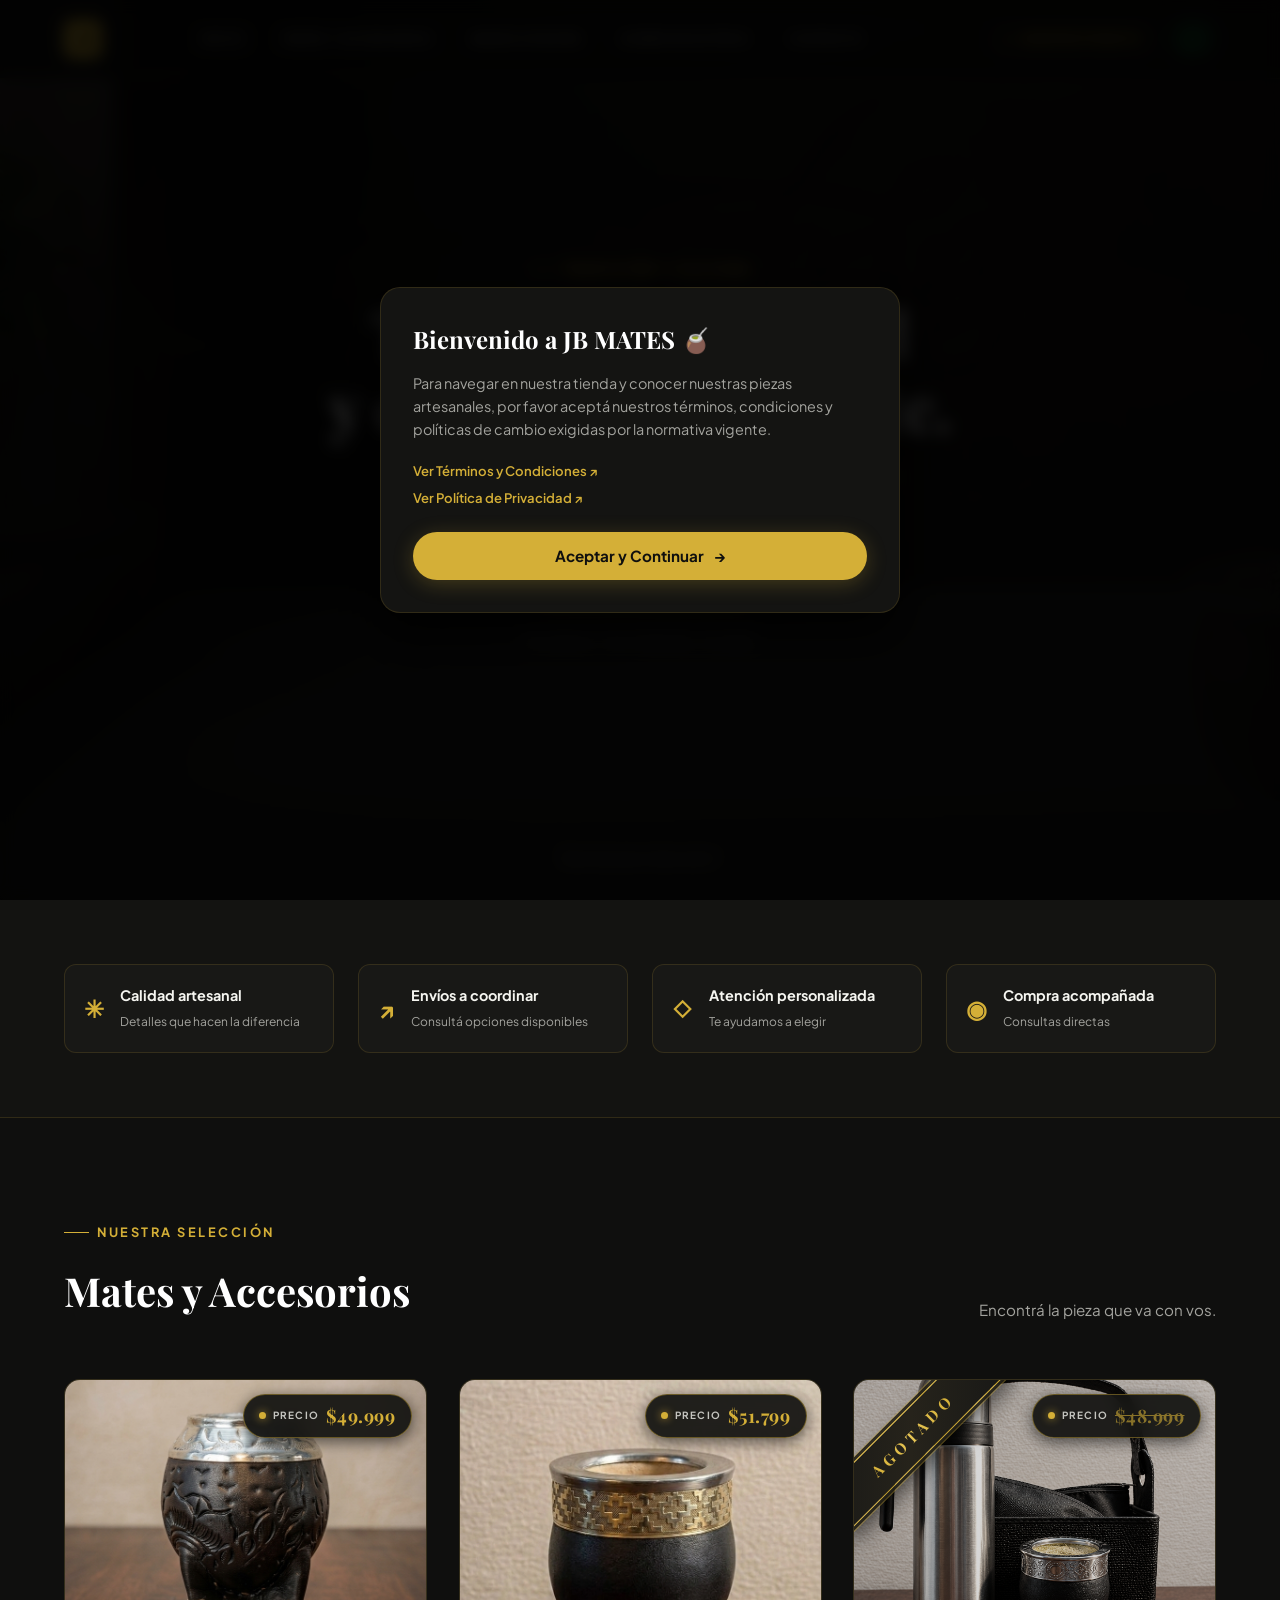
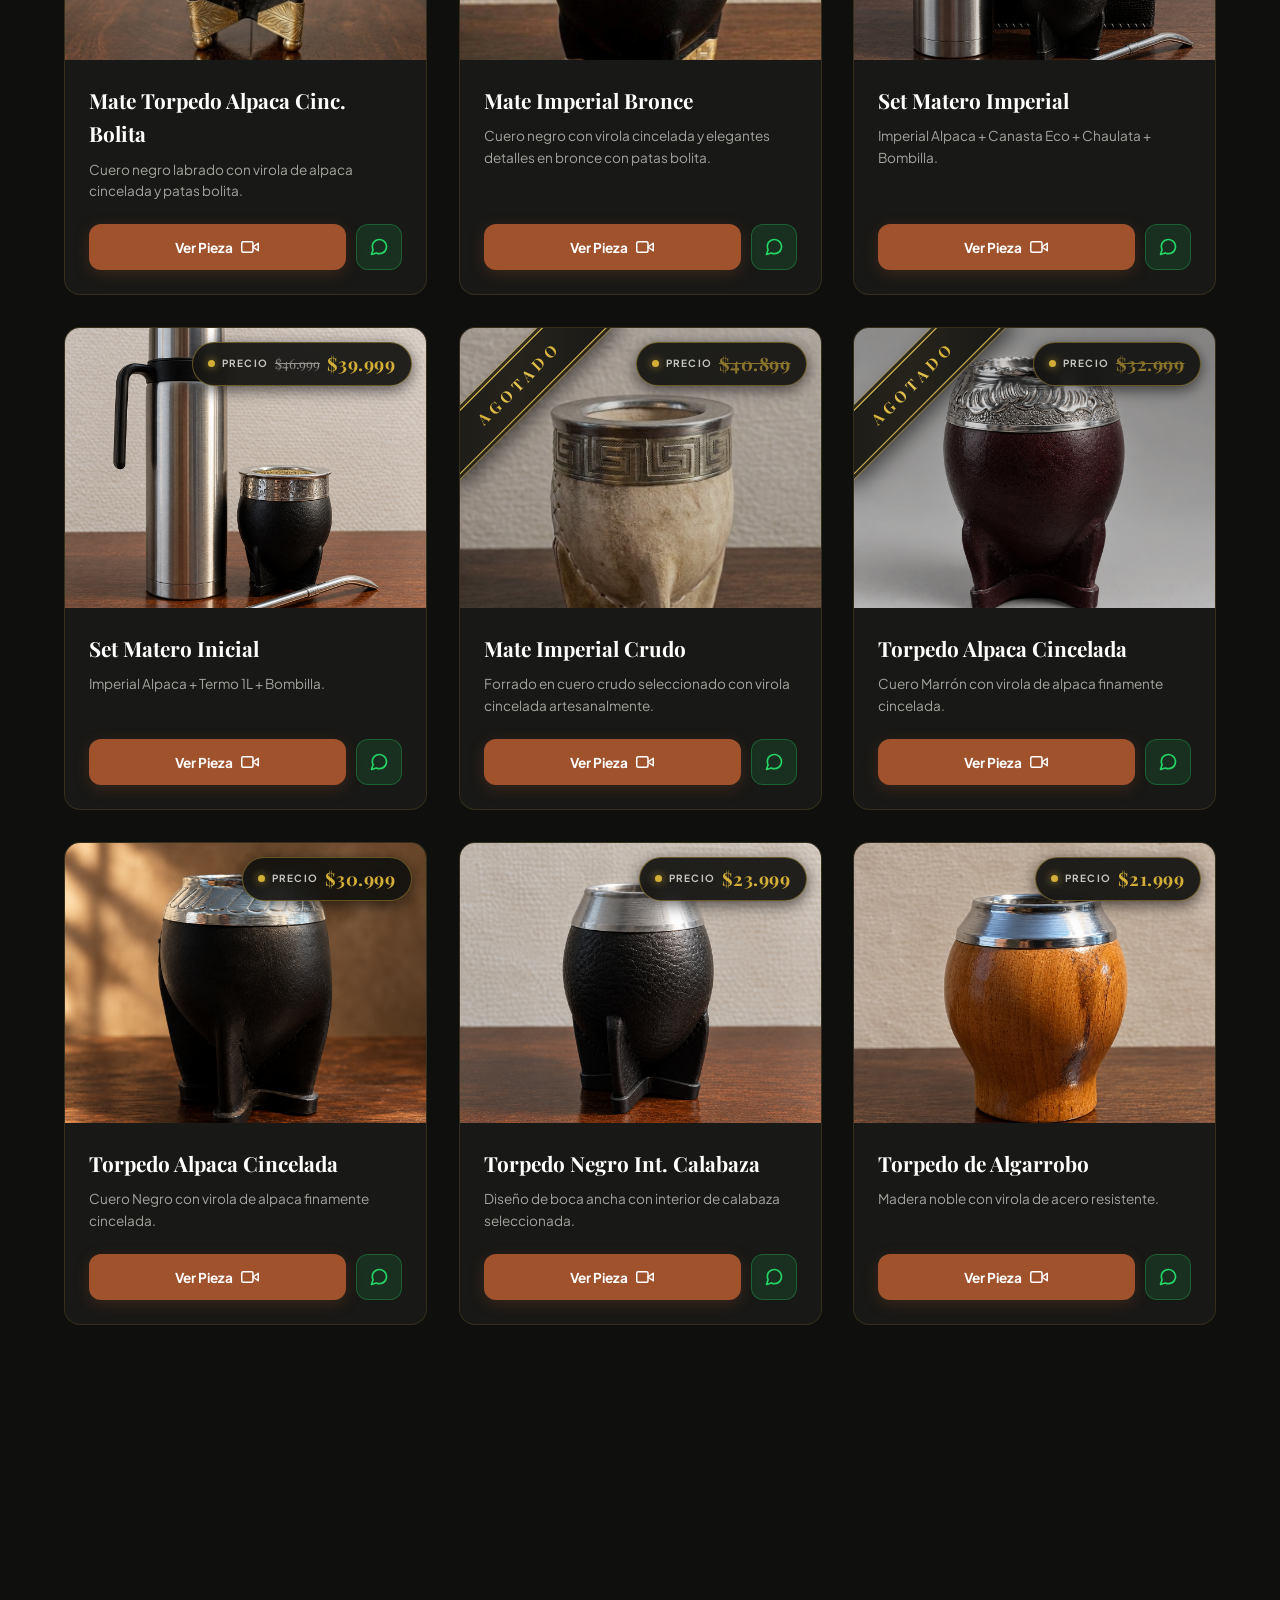
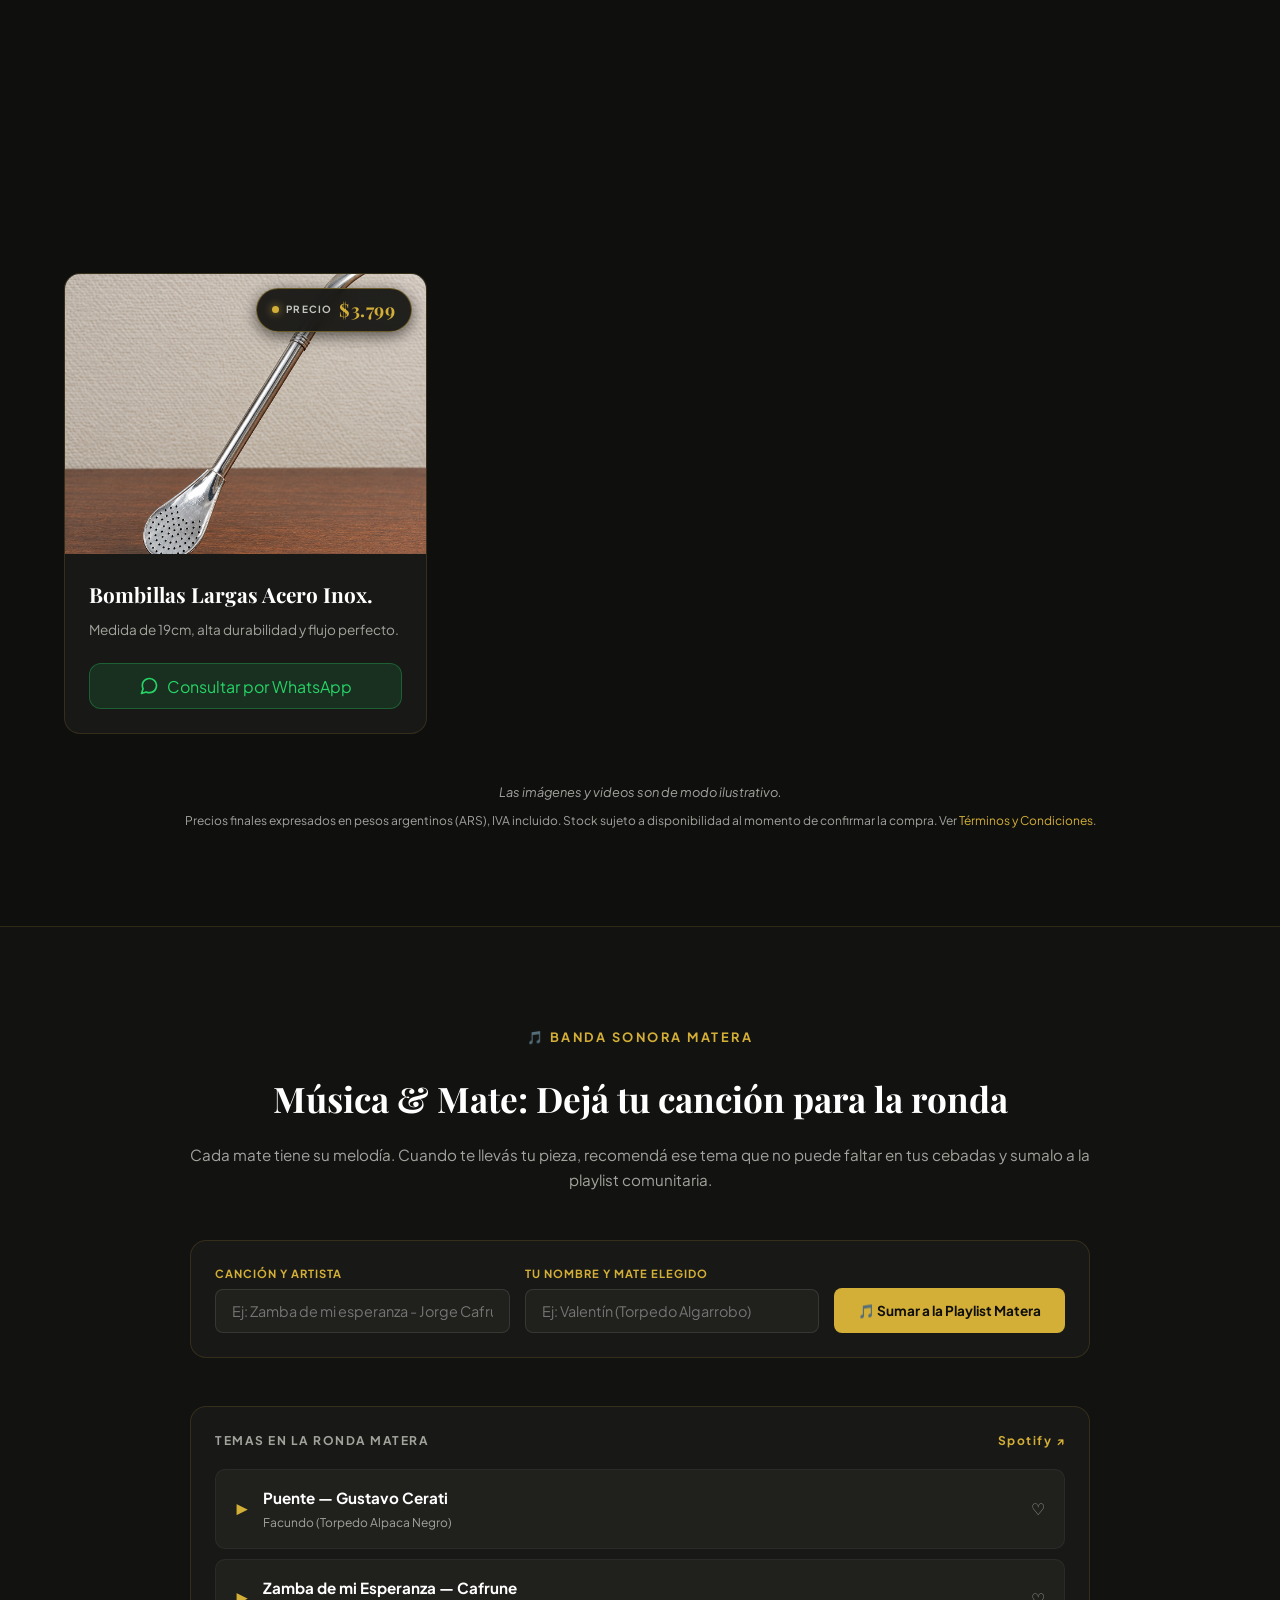
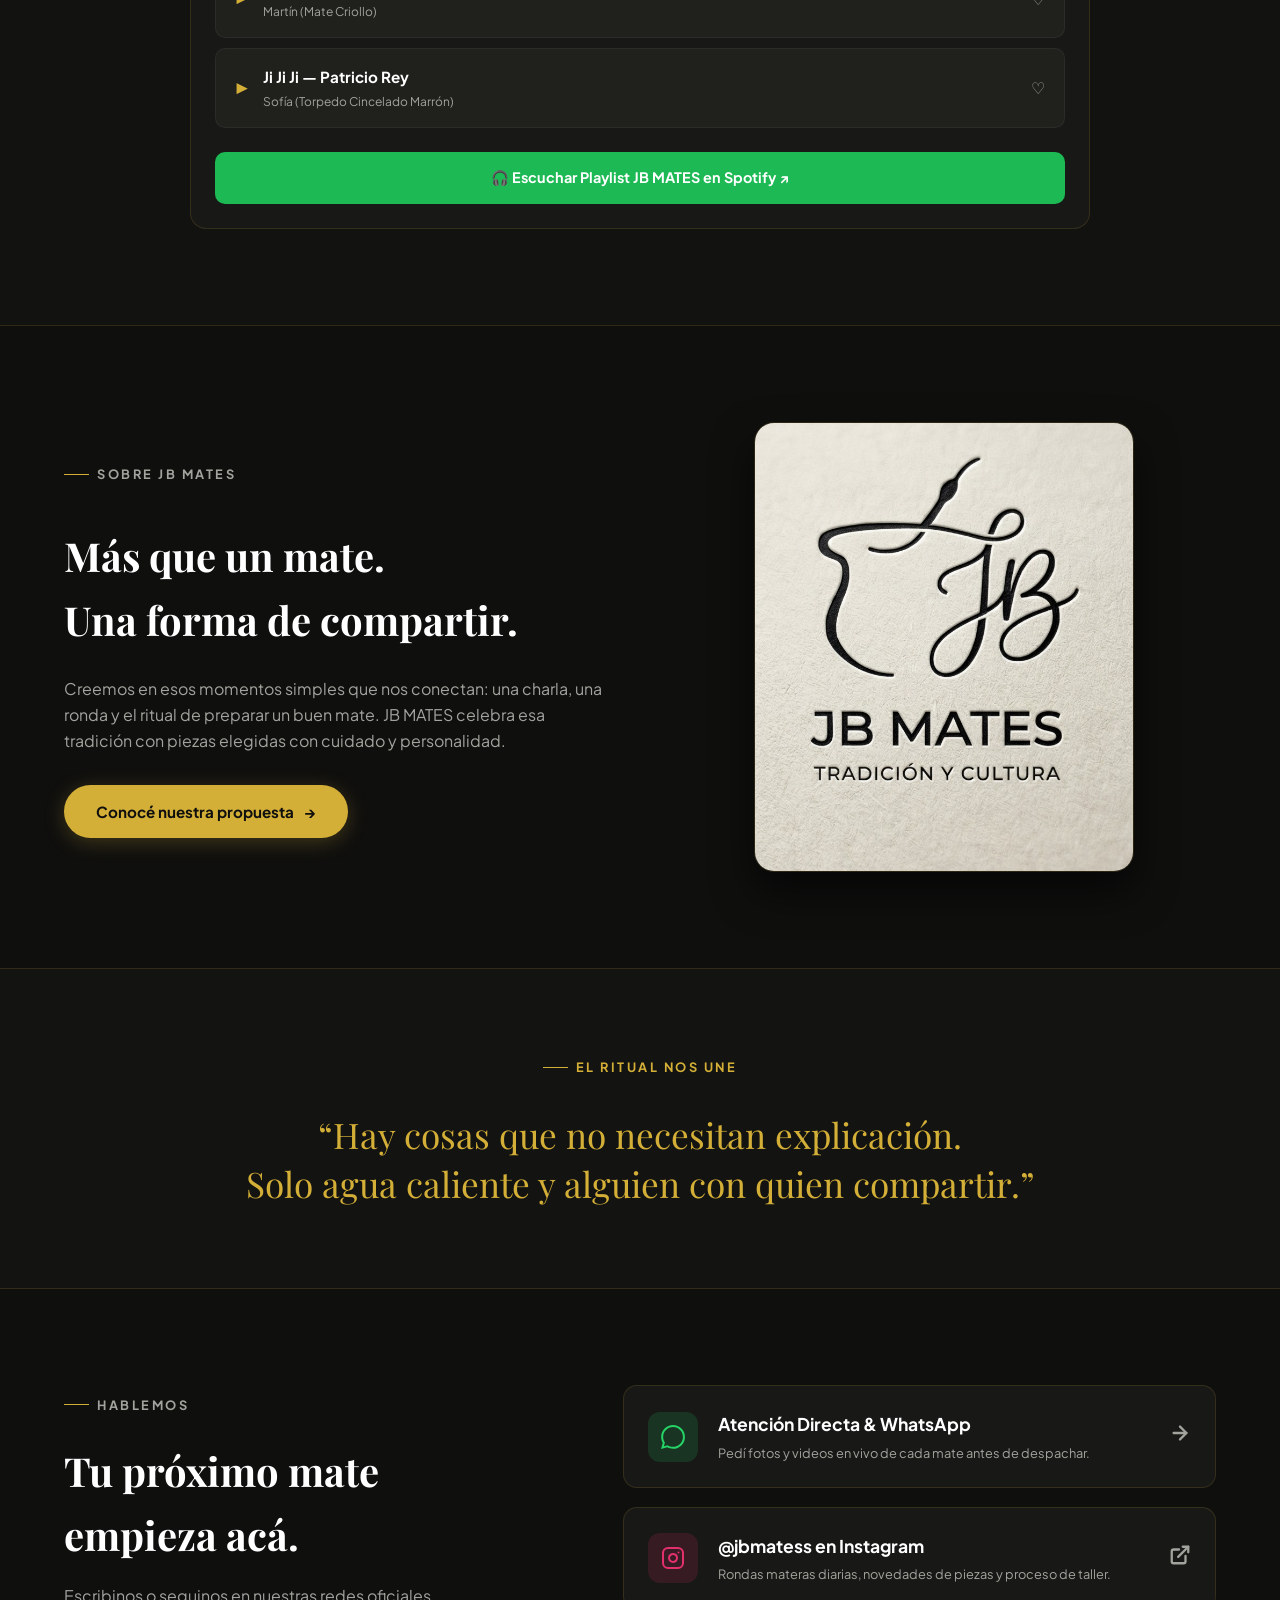
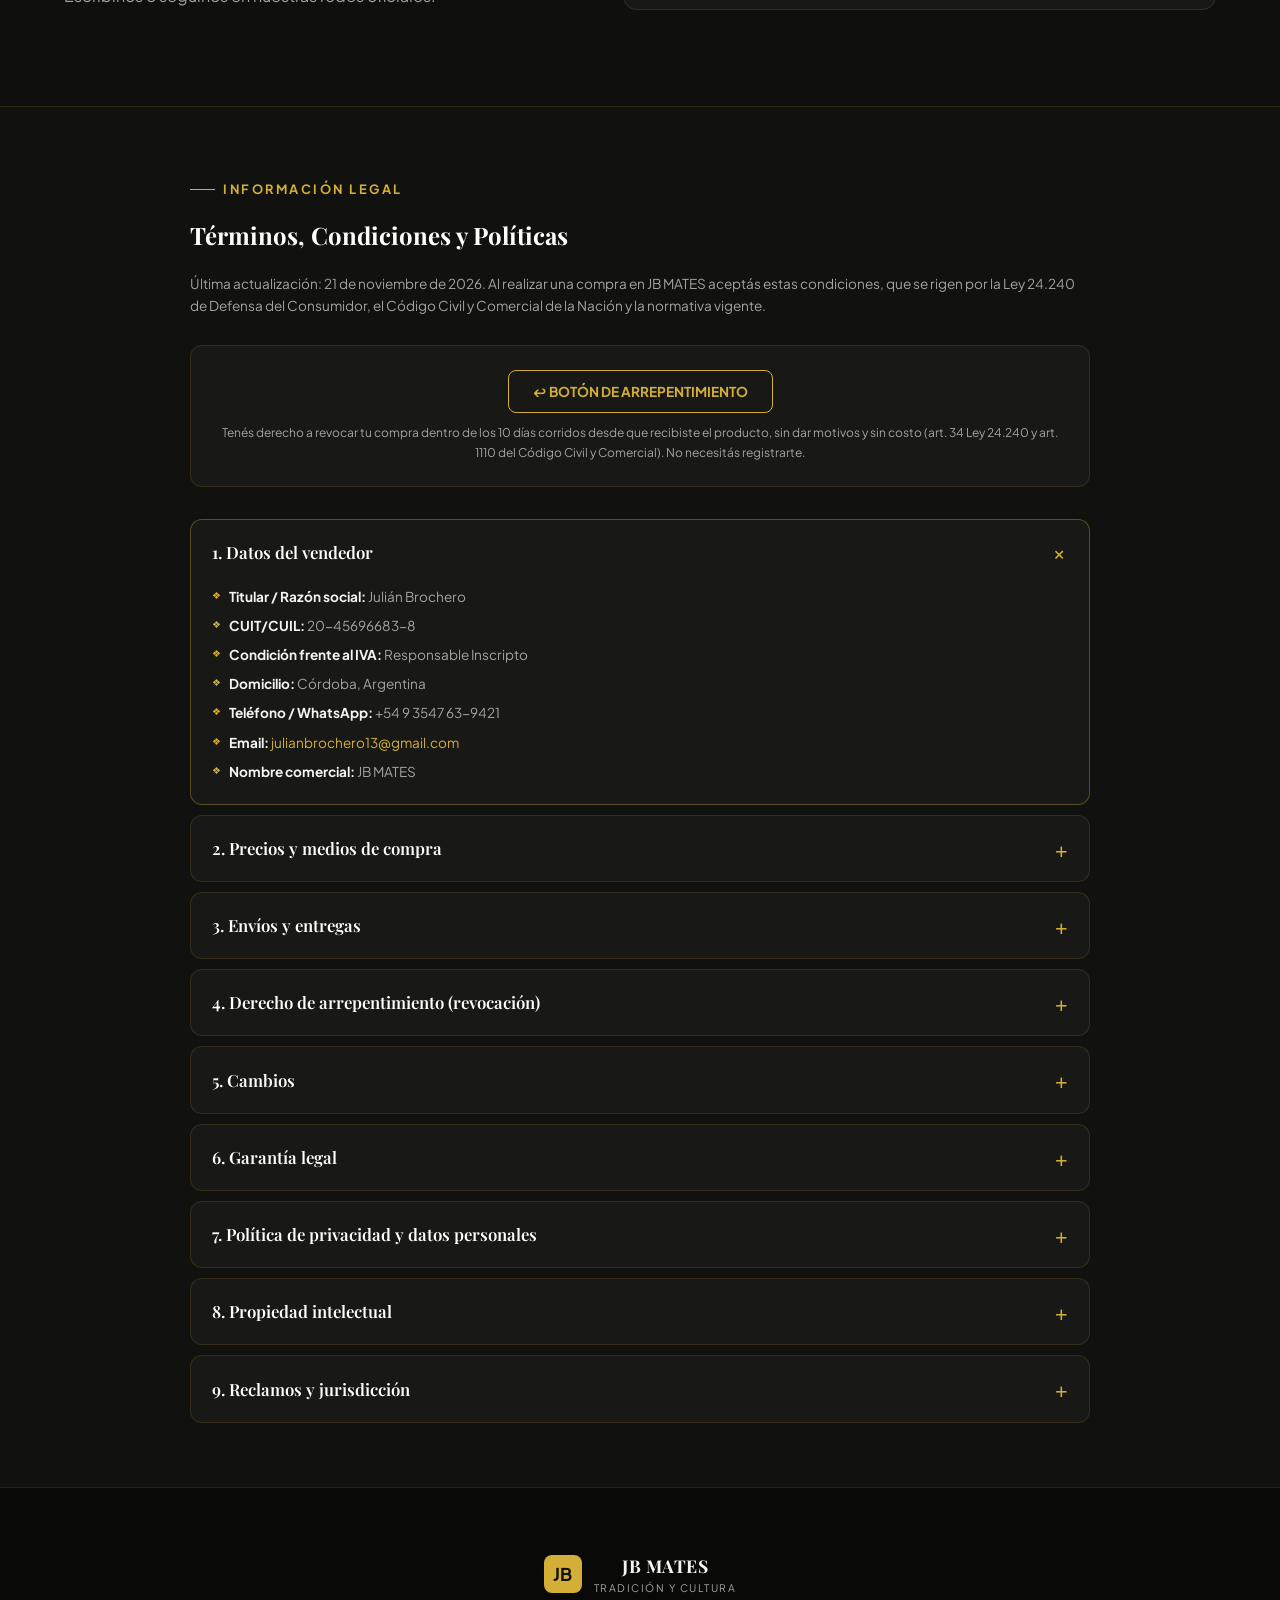
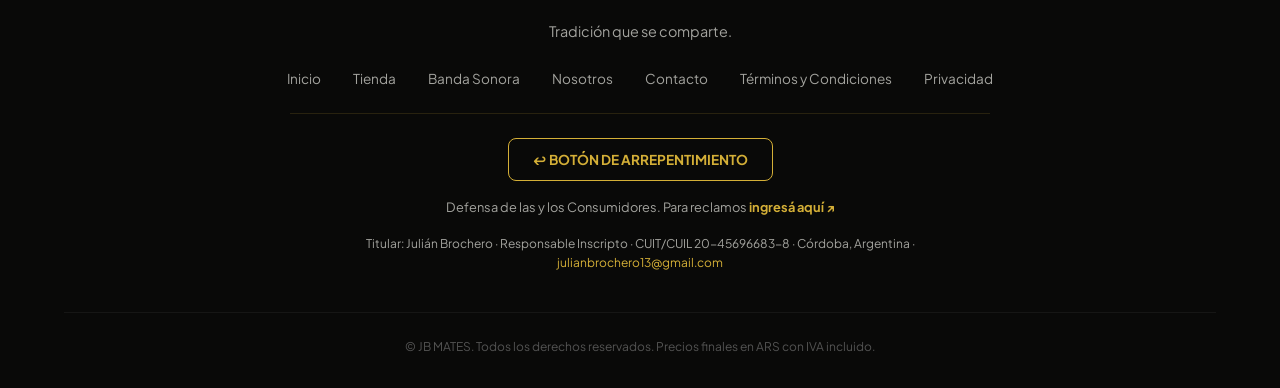
<file: index.html>
<!DOCTYPE html>
<html lang="es">
<head>
  <meta charset="UTF-8">
  <meta name="viewport" content="width=device-width, initial-scale=1.0">
  <title>JB MATES | Tradición y Cultura</title>

  <!-- Fuentes Google -->
  <link rel="preconnect" href="https://fonts.googleapis.com">
  <link rel="preconnect" href="https://fonts.gstatic.com" crossorigin>
  <link href="https://fonts.googleapis.com/css2?family=Plus+Jakarta+Sans:wght@400;500;600;700&family=Playfair+Display:ital,wght@0,600;0,700;1,400&display=swap" rel="stylesheet">

  <!-- Estilos CSS -->
  <link rel="stylesheet" href="styles.css">
</head>
<body>

  <!-- POPUP DE TÉRMINOS Y CONDICIONES (PRIMERA VISITA) -->
  <div id="modalTerminosGlobal" class="terminos-overlay">
    <div class="terminos-modal-box">
      <h3>Bienvenido a JB MATES 🧉</h3>
      <p>Para navegar en nuestra tienda y conocer nuestras piezas artesanales, por favor aceptá nuestros términos, condiciones y políticas de cambio exigidas por la normativa vigente.</p>

      <div class="terminos-links-mini">
        <a href="#terminos" onclick="cerrarTerminosTemporal()">Ver Términos y Condiciones ↗</a>
        <a href="#privacidad" onclick="cerrarTerminosTemporal()">Ver Política de Privacidad ↗</a>
      </div>

      <button type="button" class="btn-primary btn-aceptar-legal" onclick="aceptarTerminosGlobal()">
        Aceptar y Continuar <span>→</span>
      </button>
    </div>
  </div>

  <!-- Encabezado / Navegación Estilo Premium -->
  <header>
    <a href="#inicio" class="logo" aria-label="JB MATES, inicio">
      <span class="badge">JB</span>
      <span class="brand-info">
        <strong>JB MATES</strong>
        <small>TRADICIÓN Y CULTURA</small>
      </span>
    </a>

    <nav class="nav-menu">
      <a href="#inicio" class="nav-item">
        <span>INICIO</span>
        <svg class="bombilla-nav" viewBox="0 0 24 24" width="16" height="16" fill="none" stroke="currentColor" stroke-width="2" stroke-linecap="round" stroke-linejoin="round"><path d="M2 12h16"></path><path d="M18 9l3 3-3 3"></path><path d="M6 15c0 1.5 1 2.5 2.5 2.5h3c1.5 0 2.5-1 2.5-2.5V9H6v6z"></path></svg>
      </a>
      <a href="#tienda" class="nav-item">
        <span>MATES Y ACCESORIOS</span>
        <svg class="bombilla-nav" viewBox="0 0 24 24" width="16" height="16" fill="none" stroke="currentColor" stroke-width="2" stroke-linecap="round" stroke-linejoin="round"><path d="M2 12h16"></path><path d="M18 9l3 3-3 3"></path><path d="M6 15c0 1.5 1 2.5 2.5 2.5h3c1.5 0 2.5-1 2.5-2.5V9H6v6z"></path></svg>
      </a>
      <a href="#musica" class="nav-item">
        <span>BANDA SONORA</span>
        <svg class="bombilla-nav" viewBox="0 0 24 24" width="16" height="16" fill="none" stroke="currentColor" stroke-width="2" stroke-linecap="round" stroke-linejoin="round"><path d="M2 12h16"></path><path d="M18 9l3 3-3 3"></path><path d="M6 15c0 1.5 1 2.5 2.5 2.5h3c1.5 0 2.5-1 2.5-2.5V9H6v6z"></path></svg>
      </a>
      <a href="#nosotros" class="nav-item">
        <span>SOBRE NOSOTROS</span>
        <svg class="bombilla-nav" viewBox="0 0 24 24" width="16" height="16" fill="none" stroke="currentColor" stroke-width="2" stroke-linecap="round" stroke-linejoin="round"><path d="M2 12h16"></path><path d="M18 9l3 3-3 3"></path><path d="M6 15c0 1.5 1 2.5 2.5 2.5h3c1.5 0 2.5-1 2.5-2.5V9H6v6z"></path></svg>
      </a>
      <a href="#contacto" class="nav-item">
        <span>CONTACTO</span>
        <svg class="bombilla-nav" viewBox="0 0 24 24" width="16" height="16" fill="none" stroke="currentColor" stroke-width="2" stroke-linecap="round" stroke-linejoin="round"><path d="M2 12h16"></path><path d="M18 9l3 3-3 3"></path><path d="M6 15c0 1.5 1 2.5 2.5 2.5h3c1.5 0 2.5-1 2.5-2.5V9H6v6z"></path></svg>
      </a>
    </nav>

    <div class="header-actions">
      <!-- Botón de Arrepentimiento (Res. SCI 424/2020: visible desde la primera pantalla) -->
      <button type="button" class="btn-header-arrepentimiento" onclick="abrirModalArrepentimiento()" aria-label="Botón de arrepentimiento">
        <span aria-hidden="true">↩</span>
        <span class="lbl-largo">ARREPENTIMIENTO</span>
      </button>

      <!-- Botón WhatsApp Directo en Header -->
      <a href="https://wa.me/5493547639421?text=Hola!%20Quiero%20consultar%20sobre%20los%20mates%20y%20accesorios" target="_blank" rel="noopener" class="btn-header-wsp" aria-label="WhatsApp directo">
        <svg width="18" height="18" viewBox="0 0 24 24" fill="currentColor"><path d="M.057 24l1.687-6.163c-1.041-1.804-1.588-3.849-1.587-5.946.003-6.556 5.338-11.891 11.893-11.891 3.181.001 6.167 1.24 8.413 3.488 2.245 2.248 3.481 5.236 3.48 8.414-.003 6.557-5.338 11.892-11.893 11.892-1.99-.001-3.951-.5-5.688-1.448l-6.305 1.654zm6.597-3.807c1.676.995 3.276 1.591 5.392 1.592 5.448 0 9.886-4.434 9.889-9.885.002-5.462-4.415-9.89-9.881-9.892-5.452 0-9.887 4.434-9.889 9.884-.001 2.225.651 3.891 1.746 5.634l-.999 3.648 3.742-.981z"/></svg>
        <span class="lbl-largo">WHATSAPP DIRECTO</span>
      </a>
    </div>
  </header>

  <main>
    <!-- Seccion Hero -->
    <section id="inicio" class="hero">
      <div class="hero-bg-wrapper">
        <img src="hero-bg.jpg" alt="JB Mates artesanal" class="hero-img-hd" decoding="async">
      </div>
      <div class="hero-overlay" aria-hidden="true"></div>

      <div class="hero-content">
        <p class="tagline"><span></span> TRADICIÓN Y CULTURA</p>
        <h1>Tradición, calidad<br>y estilo en cada mate.</h1>
        <p class="description">Piezas con carácter, inspiradas en nuestras raíces y hechas para acompañar tus mejores momentos.</p>
        <div class="hero-buttons">
          <a href="#tienda" class="btn-primary">Descubrir productos <span>→</span></a>
        </div>
        <p class="sub-quote">Una pausa. Una tradición. Un mate.</p>
      </div>

      <a href="#tienda" class="scroll-indicator">
        <span></span> Deslizá para descubrir
      </a>
    </section>

    <!-- Beneficios -->
    <section class="benefits" aria-label="Beneficios">
      <article>
        <b>✳</b>
        <div>
          <strong>Calidad artesanal</strong>
          <small>Detalles que hacen la diferencia</small>
        </div>
      </article>
      <article>
        <b>↗</b>
        <div>
          <strong>Envíos a coordinar</strong>
          <small>Consultá opciones disponibles</small>
        </div>
      </article>
      <article>
        <b>◇</b>
        <div>
          <strong>Atención personalizada</strong>
          <small>Te ayudamos a elegir</small>
        </div>
      </article>
      <article>
        <b>◉</b>
        <div>
          <strong>Compra acompañada</strong>
          <small>Consultas directas</small>
        </div>
      </article>
    </section>

    <!-- Sección Tienda -->
    <section id="tienda" class="products-section">
      <div class="section-header">
        <div>
          <p class="tagline"><span></span> NUESTRA SELECCIÓN</p>
          <h2>Mates y Accesorios</h2>
        </div>
        <p class="subtitle">Encontrá la pieza que va con vos.</p>
      </div>

      <div class="product-grid">

        <!-- 1. MATE TORPEDO ALPACA CINC. BOLITA ($49.999) -->
        <article class="card">
          <div class="card-img-container">
            <img src="torpedo alpaca cinc bolita.jpg" alt="Mate Torpedo Alpaca Cinc. Bolita" loading="lazy">
            <div class="price-pill-badge">
              <span class="price-dot"></span>
              <span class="price-txt-lbl">PRECIO</span>
              <span class="price-txt-val">$49.999</span>
            </div>
          </div>
          <div class="card-body">
            <h3>Mate Torpedo Alpaca Cinc. Bolita</h3>
            <p>Cuero negro labrado con virola de alpaca cincelada y patas bolita.</p>
            <div class="product-actions">
              <button type="button" class="btn-ver-pieza" onclick="abrirModalDetalle('Mate Torpedo Alpaca Cinc. Bolita', 'torpedo cincelao.mp4', 'Mate Torpedo Alpaca Cinc. Bolita', 'Mate Torpedo: Calabaza gruesa seleccionada.|Virola de Alpaca: Cincelada a mano con diseños exclusivos.|Cuero y Base: Cuero negro labrado con patas bolita reforzadas.', '58000', '49.999', '8.001')">
                <span>Ver Pieza</span>
                <svg width="18" height="18" viewBox="0 0 24 24" fill="none" stroke="currentColor" stroke-width="2" stroke-linecap="round" stroke-linejoin="round"><polygon points="23 7 16 12 23 17 23 7"></polygon><rect x="1" y="5" width="15" height="14" rx="2" ry="2"></rect></svg>
              </button>
              <a href="https://wa.me/5493547639421?text=Hola!%20Me%20interesa%20el%20Mate%20Torpedo%20Alpaca%20Cinc.%20Bolita" target="_blank" rel="noopener" class="btn-wsp-square" aria-label="Consultar por WhatsApp">
                <svg width="20" height="20" viewBox="0 0 24 24" fill="none" stroke="currentColor" stroke-width="2" stroke-linecap="round" stroke-linejoin="round"><path d="M21 11.5a8.38 8.38 0 0 1-.9 3.8 8.5 8.5 0 0 1-7.6 4.7 8.38 8.38 0 0 1-3.8-.9L3 21l1.9-5.7a8.38 8.38 0 0 1-.9-3.8 8.5 8.5 0 0 1 4.7-7.6 8.38 8.38 0 0 1 3.8-.9h.5a8.48 8.48 0 0 1 8 8v.5z"></path></svg>
              </a>
            </div>
          </div>
        </article>

        <!-- 2. MATE IMPERIAL BRONCE ($51.799) -->
        <article class="card">
          <div class="card-img-container">
            <img src="imperial bronce bolita.jpg" alt="Mate Imperial Bronce" loading="lazy">
            <div class="price-pill-badge">
              <span class="price-dot"></span>
              <span class="price-txt-lbl">PRECIO</span>
              <span class="price-txt-val">$51.799</span>
            </div>
          </div>
          <div class="card-body">
            <h3>Mate Imperial Bronce</h3>
            <p>Cuero negro con virola cincelada y elegantes detalles en bronce con patas bolita.</p>
            <div class="product-actions">
              <button type="button" class="btn-ver-pieza" onclick="abrirModalDetalle('Mate Imperial Bronce', 'imperial bronce.mp4', 'Mate Imperial Bronce', 'Mate Imperial: Calabaza seleccionada de pared gruesa.|Virola y Detalles: Cincelada artesanalmente con terminaciones en bronce.|Cuero y Base: Cuero negro premium con patas bolita.', '60000', '51.799', '8.201')">
                <span>Ver Pieza</span>
                <svg width="18" height="18" viewBox="0 0 24 24" fill="none" stroke="currentColor" stroke-width="2" stroke-linecap="round" stroke-linejoin="round"><polygon points="23 7 16 12 23 17 23 7"></polygon><rect x="1" y="5" width="15" height="14" rx="2" ry="2"></rect></svg>
              </button>
              <a href="https://wa.me/5493547639421?text=Hola!%20Me%20interesa%20el%20Mate%20Imperial%20Bronce" target="_blank" rel="noopener" class="btn-wsp-square" aria-label="Consultar por WhatsApp">
                <svg width="20" height="20" viewBox="0 0 24 24" fill="none" stroke="currentColor" stroke-width="2" stroke-linecap="round" stroke-linejoin="round"><path d="M21 11.5a8.38 8.38 0 0 1-.9 3.8 8.5 8.5 0 0 1-7.6 4.7 8.38 8.38 0 0 1-3.8-.9L3 21l1.9-5.7a8.38 8.38 0 0 1-.9-3.8 8.5 8.5 0 0 1 4.7-7.6 8.38 8.38 0 0 1 3.8-.9h.5a8.48 8.48 0 0 1 8 8v.5z"></path></svg>
              </a>
            </div>
          </div>
        </article>

        <!-- 3. SET MATERO IMPERIAL ($48.999) — AGOTADO -->
        <article class="card card--agotado">
          <div class="card-img-container">
            <img src="combo imperial.png" alt="Set Matero Imperial (agotado)" loading="lazy">
            <div class="ribbon-agotado" aria-hidden="true"><span>AGOTADO</span></div>
            <div class="price-pill-badge">
              <span class="price-dot"></span>
              <span class="price-txt-lbl">PRECIO</span>
              <span class="price-txt-val">$48.999</span>
            </div>
          </div>
          <div class="card-body">
            <h3>Set Matero Imperial</h3>
            <p>Imperial Alpaca + Canasta Eco + Chaulata + Bombilla.</p>
            <div class="product-actions">
              <button type="button" class="btn-ver-pieza" onclick="abrirModalDetalle('Set Matero Imperial', 'imperial comn.mp4', 'Set Matero Imperial', 'Termo Acero Inox 1L: Doble capa térmica con manija.|Mate Imperial: Virola de alpaca cincelada a mano con base 4 patas.|Canasta Matera: Cuero ecológico negro reforzado con costuras dobles.|Chaulata + Bombilla: Yerbera técnica impermeable + Pico de Loro alpaca.', '59000', '48.999', '10.001')">
                <span>Ver Pieza</span>
                <svg width="18" height="18" viewBox="0 0 24 24" fill="none" stroke="currentColor" stroke-width="2" stroke-linecap="round" stroke-linejoin="round"><polygon points="23 7 16 12 23 17 23 7"></polygon><rect x="1" y="5" width="15" height="14" rx="2" ry="2"></rect></svg>
              </button>
              <a href="https://wa.me/5493547639421?text=Hola!%20Me%20interesa%20el%20Set%20Matero%20Imperial" target="_blank" rel="noopener" class="btn-wsp-square" aria-label="Consultar por WhatsApp">
                <svg width="20" height="20" viewBox="0 0 24 24" fill="none" stroke="currentColor" stroke-width="2" stroke-linecap="round" stroke-linejoin="round"><path d="M21 11.5a8.38 8.38 0 0 1-.9 3.8 8.5 8.5 0 0 1-7.6 4.7 8.38 8.38 0 0 1-3.8-.9L3 21l1.9-5.7a8.38 8.38 0 0 1-.9-3.8 8.5 8.5 0 0 1 4.7-7.6 8.38 8.38 0 0 1 3.8-.9h.5a8.48 8.48 0 0 1 8 8v.5z"></path></svg>
              </a>
            </div>
          </div>
        </article>

        <!-- 4. SET MATERO INICIAL (antes $46.999, ahora $39.999) -->
        <article class="card">
          <div class="card-img-container">
            <img src="combo base.png" alt="Set Matero Inicial" loading="lazy">
            <div class="price-pill-badge">
              <span class="price-dot"></span>
              <span class="price-txt-lbl">PRECIO</span>
              <del class="price-txt-old">$46.999</del>
              <span class="price-txt-val">$39.999</span>
            </div>
          </div>
          <div class="card-body">
            <h3>Set Matero Inicial</h3>
            <p>Imperial Alpaca + Termo 1L + Bombilla.</p>
            <div class="product-actions">
              <button type="button" class="btn-ver-pieza" onclick="abrirModalDetalle('Set Matero Inicial', 'imperial base.mp4', 'Set Matero Inicial', 'Termo Acero Inox 1L: Doble capa térmica con manija.|Mate Imperial: Virola de alpaca con base reforzada.|Bombilla: Pico de Loro de acero inoxidable.', '55000', '39.999', '15.001')">
                <span>Ver Pieza</span>
                <svg width="18" height="18" viewBox="0 0 24 24" fill="none" stroke="currentColor" stroke-width="2" stroke-linecap="round" stroke-linejoin="round"><polygon points="23 7 16 12 23 17 23 7"></polygon><rect x="1" y="5" width="15" height="14" rx="2" ry="2"></rect></svg>
              </button>
              <a href="https://wa.me/5493547639421?text=Hola!%20Me%20interesa%20el%20Set%20Matero%20Inicial" target="_blank" rel="noopener" class="btn-wsp-square" aria-label="Consultar por WhatsApp">
                <svg width="20" height="20" viewBox="0 0 24 24" fill="none" stroke="currentColor" stroke-width="2" stroke-linecap="round" stroke-linejoin="round"><path d="M21 11.5a8.38 8.38 0 0 1-.9 3.8 8.5 8.5 0 0 1-7.6 4.7 8.38 8.38 0 0 1-3.8-.9L3 21l1.9-5.7a8.38 8.38 0 0 1-.9-3.8 8.5 8.5 0 0 1 4.7-7.6 8.38 8.38 0 0 1 3.8-.9h.5a8.48 8.48 0 0 1 8 8v.5z"></path></svg>
              </a>
            </div>
          </div>
        </article>

        <!-- 5. MATE IMPERIAL CRUDO ($40.899) — AGOTADO -->
        <article class="card card--agotado">
          <div class="card-img-container">
            <img src="imperial crudo.jpg" alt="Mate Imperial Crudo (agotado)" loading="lazy">
            <div class="ribbon-agotado" aria-hidden="true"><span>AGOTADO</span></div>
            <div class="price-pill-badge">
              <span class="price-dot"></span>
              <span class="price-txt-lbl">PRECIO</span>
              <span class="price-txt-val">$40.899</span>
            </div>
          </div>
          <div class="card-body">
            <h3>Mate Imperial Crudo</h3>
            <p>Forrado en cuero crudo seleccionado con virola cincelada artesanalmente.</p>
            <div class="product-actions">
              <button type="button" class="btn-ver-pieza" onclick="abrirModalDetalle('Mate Imperial Crudo', 'imperial cruudo.mp4', 'Mate Imperial Crudo', 'Mate Imperial: Calabaza natural de excelente espesor.|Cuero Crudo: Forrado artesanal con costuras reforzadas a mano.|Virola: Cincelada a mano con guarda clásica.', '48000', '40.899', '7.101')">
                <span>Ver Pieza</span>
                <svg width="18" height="18" viewBox="0 0 24 24" fill="none" stroke="currentColor" stroke-width="2" stroke-linecap="round" stroke-linejoin="round"><polygon points="23 7 16 12 23 17 23 7"></polygon><rect x="1" y="5" width="15" height="14" rx="2" ry="2"></rect></svg>
              </button>
              <a href="https://wa.me/5493547639421?text=Hola!%20Me%20interesa%20el%20Mate%20Imperial%20Crudo" target="_blank" rel="noopener" class="btn-wsp-square" aria-label="Consultar por WhatsApp">
                <svg width="20" height="20" viewBox="0 0 24 24" fill="none" stroke="currentColor" stroke-width="2" stroke-linecap="round" stroke-linejoin="round"><path d="M21 11.5a8.38 8.38 0 0 1-.9 3.8 8.5 8.5 0 0 1-7.6 4.7 8.38 8.38 0 0 1-3.8-.9L3 21l1.9-5.7a8.38 8.38 0 0 1-.9-3.8 8.5 8.5 0 0 1 4.7-7.6 8.38 8.38 0 0 1 3.8-.9h.5a8.48 8.48 0 0 1 8 8v.5z"></path></svg>
              </a>
            </div>
          </div>
        </article>

        <!-- 6. TORPEDO ALPACA CINCELADA MARRON ($32.999) — AGOTADO -->
        <article class="card card--agotado">
          <div class="card-img-container">
            <img src="borravino cincelado.png" alt="Torpedo Alpaca Cincelada Marron (agotado)" loading="lazy">
            <div class="ribbon-agotado" aria-hidden="true"><span>AGOTADO</span></div>
            <div class="price-pill-badge">
              <span class="price-dot"></span>
              <span class="price-txt-lbl">PRECIO</span>
              <span class="price-txt-val">$32.999</span>
            </div>
          </div>
          <div class="card-body">
            <h3>Torpedo Alpaca Cincelada</h3>
            <p>Cuero Marrón con virola de alpaca finamente cincelada.</p>
            <div class="product-actions">
              <button type="button" class="btn-ver-pieza" onclick="abrirModalDetalle('Torpedo Alpaca Cincelada Marron', 'borravino alpaca cincelada.mp4', 'Torpedo Alpaca Cincelada Marrón', 'Mate Torpedo: Calabaza gruesa seleccionada.|Virola de Alpaca: Cincelada a mano.|Cuero: Forrado vacuno en tono marrón clásico.', '38000', '32.999', '5.001')">
                <span>Ver Pieza</span>
                <svg width="18" height="18" viewBox="0 0 24 24" fill="none" stroke="currentColor" stroke-width="2" stroke-linecap="round" stroke-linejoin="round"><polygon points="23 7 16 12 23 17 23 7"></polygon><rect x="1" y="5" width="15" height="14" rx="2" ry="2"></rect></svg>
              </button>
              <a href="https://wa.me/5493547639421?text=Hola!%20Me%20interesa%20el%20Torpedo%20Alpaca%20Cincelada%20Marron" target="_blank" rel="noopener" class="btn-wsp-square" aria-label="Consultar por WhatsApp">
                <svg width="20" height="20" viewBox="0 0 24 24" fill="none" stroke="currentColor" stroke-width="2" stroke-linecap="round" stroke-linejoin="round"><path d="M21 11.5a8.38 8.38 0 0 1-.9 3.8 8.5 8.5 0 0 1-7.6 4.7 8.38 8.38 0 0 1-3.8-.9L3 21l1.9-5.7a8.38 8.38 0 0 1-.9-3.8 8.5 8.5 0 0 1 4.7-7.6 8.38 8.38 0 0 1 3.8-.9h.5a8.48 8.48 0 0 1 8 8v.5z"></path></svg>
              </a>
            </div>
          </div>
        </article>

        <!-- 7. TORPEDO ALPACA CINCELADA NEGRO ($30.999) -->
        <article class="card">
          <div class="card-img-container">
            <img src="torpedo alpaca cincelada.png" alt="Torpedo Alpaca Cincelada Negro" loading="lazy">
            <div class="price-pill-badge">
              <span class="price-dot"></span>
              <span class="price-txt-lbl">PRECIO</span>
              <span class="price-txt-val">$30.999</span>
            </div>
          </div>
          <div class="card-body">
            <h3>Torpedo Alpaca Cincelada</h3>
            <p>Cuero Negro con virola de alpaca finamente cincelada.</p>
            <div class="product-actions">
              <button type="button" class="btn-ver-pieza" onclick="abrirModalDetalle('Torpedo Alpaca Cincelada', 'torpedo alpaca cincelada.mp4', 'Torpedo Alpaca Cincelada Negro', 'Mate Torpedo: Calabaza gruesa seleccionada.|Virola de Alpaca: Cincelada a mano con diseños exclusivos.|Cuero: Forrado vacuno de primera calidad.', '36000', '30.999', '5.001')">
                <span>Ver Pieza</span>
                <svg width="18" height="18" viewBox="0 0 24 24" fill="none" stroke="currentColor" stroke-width="2" stroke-linecap="round" stroke-linejoin="round"><polygon points="23 7 16 12 23 17 23 7"></polygon><rect x="1" y="5" width="15" height="14" rx="2" ry="2"></rect></svg>
              </button>
              <a href="https://wa.me/5493547639421?text=Hola!%20Me%20interesa%20el%20Torpedo%20Alpaca%20Cincelada%20Negro" target="_blank" rel="noopener" class="btn-wsp-square" aria-label="Consultar por WhatsApp">
                <svg width="20" height="20" viewBox="0 0 24 24" fill="none" stroke="currentColor" stroke-width="2" stroke-linecap="round" stroke-linejoin="round"><path d="M21 11.5a8.38 8.38 0 0 1-.9 3.8 8.5 8.5 0 0 1-7.6 4.7 8.38 8.38 0 0 1-3.8-.9L3 21l1.9-5.7a8.38 8.38 0 0 1-.9-3.8 8.5 8.5 0 0 1 4.7-7.6 8.38 8.38 0 0 1 3.8-.9h.5a8.48 8.48 0 0 1 8 8v.5z"></path></svg>
              </a>
            </div>
          </div>
        </article>

        <!-- 8. TORPEDO NEGRO INT CALABAZA ($23.999) -->
        <article class="card">
          <div class="card-img-container">
            <img src="torpedo negro cal.png" alt="Torpedo Negro Int Calabaza" loading="lazy">
            <div class="price-pill-badge">
              <span class="price-dot"></span>
              <span class="price-txt-lbl">PRECIO</span>
              <span class="price-txt-val">$23.999</span>
            </div>
          </div>
          <div class="card-body">
            <h3>Torpedo Negro Int. Calabaza</h3>
            <p>Diseño de boca ancha con interior de calabaza seleccionada.</p>
            <div class="product-actions">
              <button type="button" class="btn-ver-pieza" onclick="abrirModalDetalle('Torpedo Negro Int. Calabaza', 'torpedo negro.mp4', 'Torpedo Negro Int. Calabaza', 'Mate Torpedo: Calabaza gruesa natural.|Virola: Acero pulido de alta resistencia.|Cuero: Negro texturado.', '29000', '23.999', '5.001')">
                <span>Ver Pieza</span>
                <svg width="18" height="18" viewBox="0 0 24 24" fill="none" stroke="currentColor" stroke-width="2" stroke-linecap="round" stroke-linejoin="round"><polygon points="23 7 16 12 23 17 23 7"></polygon><rect x="1" y="5" width="15" height="14" rx="2" ry="2"></rect></svg>
              </button>
              <a href="https://wa.me/5493547639421?text=Hola!%20Me%20interesa%20el%20Torpedo%20Negro%20Int.%20Calabaza" target="_blank" rel="noopener" class="btn-wsp-square" aria-label="Consultar por WhatsApp">
                <svg width="20" height="20" viewBox="0 0 24 24" fill="none" stroke="currentColor" stroke-width="2" stroke-linecap="round" stroke-linejoin="round"><path d="M21 11.5a8.38 8.38 0 0 1-.9 3.8 8.5 8.5 0 0 1-7.6 4.7 8.38 8.38 0 0 1-3.8-.9L3 21l1.9-5.7a8.38 8.38 0 0 1-.9-3.8 8.5 8.5 0 0 1 4.7-7.6 8.38 8.38 0 0 1 3.8-.9h.5a8.48 8.48 0 0 1 8 8v.5z"></path></svg>
              </a>
            </div>
          </div>
        </article>

        <!-- 9. TORPEDO DE ALGARROBO ($21.999) -->
        <article class="card">
          <div class="card-img-container">
            <img src="torpedo algarrobo.png" alt="Torpedo de Algarrobo" loading="lazy">
            <div class="price-pill-badge">
              <span class="price-dot"></span>
              <span class="price-txt-lbl">PRECIO</span>
              <span class="price-txt-val">$21.999</span>
            </div>
          </div>
          <div class="card-body">
            <h3>Torpedo de Algarrobo</h3>
            <p>Madera noble con virola de acero resistente.</p>
            <div class="product-actions">
              <button type="button" class="btn-ver-pieza" onclick="abrirModalDetalle('Torpedo de Algarrobo', 'torpedo algarrobo.mp4', 'Torpedo de Algarrobo', 'Madera Noble: Algarrobo estacionado.|Virola: Acero inoxidable reforzado.|Durabilidad: Indestructible y de fácil curado.', '26000', '21.999', '4.001')">
                <span>Ver Pieza</span>
                <svg width="18" height="18" viewBox="0 0 24 24" fill="none" stroke="currentColor" stroke-width="2" stroke-linecap="round" stroke-linejoin="round"><polygon points="23 7 16 12 23 17 23 7"></polygon><rect x="1" y="5" width="15" height="14" rx="2" ry="2"></rect></svg>
              </button>
              <a href="https://wa.me/5493547639421?text=Hola!%20Me%20interesa%20el%20Torpedo%20de%20Algarrobo" target="_blank" rel="noopener" class="btn-wsp-square" aria-label="Consultar por WhatsApp">
                <svg width="20" height="20" viewBox="0 0 24 24" fill="none" stroke="currentColor" stroke-width="2" stroke-linecap="round" stroke-linejoin="round"><path d="M21 11.5a8.38 8.38 0 0 1-.9 3.8 8.5 8.5 0 0 1-7.6 4.7 8.38 8.38 0 0 1-3.8-.9L3 21l1.9-5.7a8.38 8.38 0 0 1-.9-3.8 8.5 8.5 0 0 1 4.7-7.6 8.38 8.38 0 0 1 3.8-.9h.5a8.48 8.48 0 0 1 8 8v.5z"></path></svg>
              </a>
            </div>
          </div>
        </article>

        <!-- 10. CANASTA MATERA FULL CROCO ($15.999) -->
        <article class="card">
          <div class="card-img-container">
           <img src="canasta crocco.jpg" alt="Canasta Matera Full Croco" loading="lazy">
            <div class="price-pill-badge">
              <span class="price-dot"></span>
              <span class="price-txt-lbl">PRECIO</span>
              <span class="price-txt-val">$15.999</span>
            </div>
          </div>
          <div class="card-body">
            <h3>Canasta Matera Full Croco</h3>
            <p>Cuero ecológico con textura croco y costuras reforzadas.</p>
            <div class="product-actions">
              <a href="https://wa.me/5493547639421?text=Hola!%20Me%20interesa%20la%20Canasta%20Matera%20Full%20Croco" target="_blank" rel="noopener" class="btn-wsp-square btn-wsp-full" aria-label="Consultar por WhatsApp">
                <svg width="20" height="20" viewBox="0 0 24 24" fill="none" stroke="currentColor" stroke-width="2" stroke-linecap="round" stroke-linejoin="round" style="margin-right: 8px;"><path d="M21 11.5a8.38 8.38 0 0 1-.9 3.8 8.5 8.5 0 0 1-7.6 4.7 8.38 8.38 0 0 1-3.8-.9L3 21l1.9-5.7a8.38 8.38 0 0 1-.9-3.8 8.5 8.5 0 0 1 4.7-7.6 8.38 8.38 0 0 1 3.8-.9h.5a8.48 8.48 0 0 1 8 8v.5z"></path></svg>
                <span>Consultar por WhatsApp</span>
              </a>
            </div>
          </div>
        </article>

        <!-- 11. MATE CRIOLLO ($13.999) -->
        <article class="card">
          <div class="card-img-container">
            <img src="criollo.png" alt="Mate Criollo" loading="lazy">
            <div class="price-pill-badge">
              <span class="price-dot"></span>
              <span class="price-txt-lbl">PRECIO</span>
              <span class="price-txt-val">$13.999</span>
            </div>
          </div>
          <div class="card-body">
            <h3>Mate Criollo</h3>
            <p>Diseño tradicional con base Sol de Mayo.</p>
            <div class="product-actions">
              <a href="https://wa.me/5493547639421?text=Hola!%20Me%20interesa%20el%20Mate%20Criollo" target="_blank" rel="noopener" class="btn-wsp-square btn-wsp-full" aria-label="Consultar por WhatsApp">
                <svg width="20" height="20" viewBox="0 0 24 24" fill="none" stroke="currentColor" stroke-width="2" stroke-linecap="round" stroke-linejoin="round" style="margin-right: 8px;"><path d="M21 11.5a8.38 8.38 0 0 1-.9 3.8 8.5 8.5 0 0 1-7.6 4.7 8.38 8.38 0 0 1-3.8-.9L3 21l1.9-5.7a8.38 8.38 0 0 1-.9-3.8 8.5 8.5 0 0 1 4.7-7.6 8.38 8.38 0 0 1 3.8-.9h.5a8.48 8.48 0 0 1 8 8v.5z"></path></svg>
                <span>Consultar por WhatsApp</span>
              </a>
            </div>
          </div>
        </article>

        <!-- 12. CHAULATA DE TELA X2 ($6.999) -->
        <article class="card">
          <div class="card-img-container">
            <img src="yerbera y azu.png" alt="Chaulata de Tela x2" loading="lazy">
            <div class="price-pill-badge">
              <span class="price-dot"></span>
              <span class="price-txt-lbl">PRECIO</span>
              <span class="price-txt-val">$6.999</span>
            </div>
          </div>
          <div class="card-body">
            <h3>Chaulata de Tela x2</h3>
            <p>Set de Yerbero y Azucarero en tela resistente.</p>
            <div class="product-actions">
              <a href="https://wa.me/5493547639421?text=Hola!%20Me%20interesa%20la%20Chaulata%20de%20Tela%20x2" target="_blank" rel="noopener" class="btn-wsp-square btn-wsp-full" aria-label="Consultar por WhatsApp">
                <svg width="20" height="20" viewBox="0 0 24 24" fill="none" stroke="currentColor" stroke-width="2" stroke-linecap="round" stroke-linejoin="round" style="margin-right: 8px;"><path d="M21 11.5a8.38 8.38 0 0 1-.9 3.8 8.5 8.5 0 0 1-7.6 4.7 8.38 8.38 0 0 1-3.8-.9L3 21l1.9-5.7a8.38 8.38 0 0 1-.9-3.8 8.5 8.5 0 0 1 4.7-7.6 8.38 8.38 0 0 1 3.8-.9h.5a8.48 8.48 0 0 1 8 8v.5z"></path></svg>
                <span>Consultar por WhatsApp</span>
              </a>
            </div>
          </div>
        </article>

        <!-- 13. BOMBILLAS LARGAS ACERO INOXIDABLE ($3.799) -->
        <article class="card">
          <div class="card-img-container">
            <img src="bombilla.png" alt="Bombillas Largas Acero Inoxidable" loading="lazy">
            <div class="price-pill-badge">
              <span class="price-dot"></span>
              <span class="price-txt-lbl">PRECIO</span>
              <span class="price-txt-val">$3.799</span>
            </div>
          </div>
          <div class="card-body">
            <h3>Bombillas Largas Acero Inox.</h3>
            <p>Medida de 19cm, alta durabilidad y flujo perfecto.</p>
            <div class="product-actions">
              <a href="https://wa.me/5493547639421?text=Hola!%20Me%20interesan%20las%20Bombillas%20Largas%20Acero%20Inoxidable" target="_blank" rel="noopener" class="btn-wsp-square btn-wsp-full" aria-label="Consultar por WhatsApp">
                <svg width="20" height="20" viewBox="0 0 24 24" fill="none" stroke="currentColor" stroke-width="2" stroke-linecap="round" stroke-linejoin="round" style="margin-right: 8px;"><path d="M21 11.5a8.38 8.38 0 0 1-.9 3.8 8.5 8.5 0 0 1-7.6 4.7 8.38 8.38 0 0 1-3.8-.9L3 21l1.9-5.7a8.38 8.38 0 0 1-.9-3.8 8.5 8.5 0 0 1 4.7-7.6 8.38 8.38 0 0 1 3.8-.9h.5a8.48 8.48 0 0 1 8 8v.5z"></path></svg>
                <span>Consultar por WhatsApp</span>
              </a>
            </div>
          </div>
        </article>

      </div>
      <p class="disclaimer">Las imágenes y videos son de modo ilustrativo.</p>
      <p class="disclaimer-legal">Precios finales expresados en pesos argentinos (ARS), IVA incluido. Stock sujeto a disponibilidad al momento de confirmar la compra. Ver <a href="#terminos">Términos y Condiciones</a>.</p>
    </section>

    <!-- SECCIÓN: MÚSICA & MATE -->
    <section id="musica" class="music-section">
      <div class="music-container">
        <div class="music-header">
          <p class="tagline">🎵 BANDA SONORA MATERA</p>
          <h2>Música & Mate: Dejá tu canción para la ronda</h2>
          <p class="music-desc">Cada mate tiene su melodía. Cuando te llevás tu pieza, recomendá ese tema que no puede faltar en tus cebadas y sumalo a la playlist comunitaria.</p>
        </div>

        <div class="music-form-box">
          <div class="input-group">
            <label>CANCIÓN Y ARTISTA</label>
            <input type="text" id="inputCancion" placeholder="Ej: Zamba de mi esperanza - Jorge Cafrune">
          </div>
          <div class="input-group">
            <label>TU NOMBRE Y MATE ELEGIDO</label>
            <input type="text" id="inputNombre" placeholder="Ej: Valentín (Torpedo Algarrobo)">
          </div>
          <button type="button" class="btn-sumar-musica" onclick="enviarCancionWsp()">
            🎵 Sumar a la Playlist Matera
          </button>
        </div>

        <div class="music-list-wrapper">
          <div class="music-list-header">
            <span>TEMAS EN LA RONDA MATERA</span>
            <a href="https://open.spotify.com/playlist/4fx0xrpNf5E94l4F2cbNip" target="_blank" rel="noopener" class="spotify-link-top">Spotify ↗</a>
          </div>

          <div class="playlist-items">
            <div class="playlist-card">
              <div class="play-icon">▶</div>
              <div class="song-info">
                <h4>Puente — Gustavo Cerati</h4>
                <p>Facundo (Torpedo Alpaca Negro)</p>
              </div>
              <div class="heart-icon">♡</div>
            </div>

            <div class="playlist-card">
              <div class="play-icon">▶</div>
              <div class="song-info">
                <h4>Zamba de mi Esperanza — Cafrune</h4>
                <p>Martín (Mate Criollo)</p>
              </div>
              <div class="heart-icon">♡</div>
            </div>

            <div class="playlist-card">
              <div class="play-icon">▶</div>
              <div class="song-info">
                <h4>Ji Ji Ji — Patricio Rey</h4>
                <p>Sofía (Torpedo Cincelado Marrón)</p>
              </div>
              <div class="heart-icon">♡</div>
            </div>
          </div>

          <a href="https://open.spotify.com/playlist/4fx0xrpNf5E94l4F2cbNip" target="_blank" rel="noopener" class="btn-spotify-bottom">
            🎧 Escuchar Playlist JB MATES en Spotify ↗
          </a>
        </div>
      </div>
    </section>

    <!-- Sección Nosotros -->
    <section id="nosotros" class="about-section">
      <div class="about-content">
        <p class="tagline"><span></span> SOBRE JB MATES</p>
        <h2>Más que un mate.<br>Una forma de compartir.</h2>
        <p>Creemos en esos momentos simples que nos conectan: una charla, una ronda y el ritual de preparar un buen mate. JB MATES celebra esa tradición con piezas elegidas con cuidado y personalidad.</p>
        <a href="#contacto" class="btn-primary">Conocé nuestra propuesta <span>→</span></a>
      </div>
      <div class="about-logo-wrapper">
        <img src="logo.jpg" alt="JB Mates Logo" class="about-logo-img">
      </div>
    </section>

    <!-- Cita / Banner -->
    <section class="quote-section">
      <p class="tagline"><span></span> EL RITUAL NOS UNE</p>
      <blockquote>“Hay cosas que no necesitan explicación.<br>Solo agua caliente y alguien con quien compartir.”</blockquote>
    </section>

    <!-- Contacto Estilo Tarjetas -->
    <section id="contacto" class="contact-section">
      <div class="contact-info">
        <p class="tagline"><span></span> HABLEMOS</p>
        <h2>Tu próximo mate<br>empieza acá.</h2>
        <p>Escribinos o seguinos en nuestras redes oficiales.</p>
      </div>

      <div class="contact-cards-container">
        <!-- Tarjeta WhatsApp -->
        <a href="https://wa.me/5493547639421" target="_blank" rel="noopener" class="contact-card card-wsp">
          <div class="card-icon icon-wsp">
            <svg width="24" height="24" viewBox="0 0 24 24" fill="currentColor">
              <path d="M.057 24l1.687-6.163c-1.041-1.804-1.588-3.849-1.587-5.946.003-6.556 5.338-11.891 11.893-11.891 3.181.001 6.167 1.24 8.413 3.488 2.245 2.248 3.481 5.236 3.48 8.414-.003 6.557-5.338 11.892-11.893 11.892-1.99-.001-3.951-.5-5.688-1.448l-6.305 1.654zm6.597-3.807c1.676.995 3.276 1.591 5.392 1.592 5.448 0 9.886-4.434 9.889-9.885.002-5.462-4.415-9.89-9.881-9.892-5.452 0-9.887 4.434-9.889 9.884-.001 2.225.651 3.891 1.746 5.634l-.999 3.648 3.742-.981z"/>
            </svg>
          </div>
          <div class="card-content">
            <h3>Atención Directa & WhatsApp</h3>
            <p>Pedí fotos y videos en vivo de cada mate antes de despachar.</p>
          </div>
          <div class="card-arrow arrow-wsp">
            <svg width="22" height="22" viewBox="0 0 24 24" fill="none" stroke="currentColor" stroke-width="2.5" stroke-linecap="round" stroke-linejoin="round">
              <line x1="5" y1="12" x2="19" y2="12"></line>
              <polyline points="12 5 19 12 12 19"></polyline>
            </svg>
          </div>
        </a>

        <!-- Tarjeta Instagram -->
        <a href="https://www.instagram.com/jbmatess?vrfl=YXVzYnFsdXhkdmVl&utm_source=qr" target="_blank" rel="noopener" class="contact-card card-ig">
          <div class="card-icon icon-ig">
            <svg width="24" height="24" viewBox="0 0 24 24" fill="none" stroke="currentColor" stroke-width="2" stroke-linecap="round" stroke-linejoin="round">
              <rect x="2" y="2" width="20" height="20" rx="5" ry="5"></rect>
              <path d="M16 11.37A4 4 0 1 1 12.63 8 4 4 0 0 1 16 11.37z"></path>
              <line x1="17.5" y1="6.5" x2="17.51" y2="6.5"></line>
            </svg>
          </div>
          <div class="card-content">
            <h3>@jbmatess en Instagram</h3>
            <p>Rondas materas diarias, novedades de piezas y proceso de taller.</p>
          </div>
          <div class="card-arrow arrow-ig">
            <svg width="22" height="22" viewBox="0 0 24 24" fill="none" stroke="currentColor" stroke-width="2.5" stroke-linecap="round" stroke-linejoin="round">
              <path d="M18 13v6a2 2 0 0 1-2 2H5a2 2 0 0 1-2-2V8a2 2 0 0 1 2-2h6"></path>
              <polyline points="15 3 21 3 21 9"></polyline>
              <line x1="10" y1="14" x2="21" y2="3"></line>
            </svg>
          </div>
        </a>
      </div>
    </section>

    <!-- SECCIÓN: TÉRMINOS Y CONDICIONES Y BOTÓN DE ARREPENTIMIENTO -->
    <section id="terminos" class="terms-section">
      <div class="terms-container">
        <p class="tagline"><span></span> INFORMACIÓN LEGAL</p>
        <h3>Términos, Condiciones y Políticas</h3>
        <p class="terms-intro">Última actualización: 21 de noviembre de 2026. Al realizar una compra en JB MATES aceptás estas condiciones, que se rigen por la Ley 24.240 de Defensa del Consumidor, el Código Civil y Comercial de la Nación y la normativa vigente.</p>

        <!-- BOTÓN DE ARREPENTIMIENTO -->
        <div class="arrepentimiento-wrapper">
          <button type="button" class="btn-arrepentimiento" onclick="abrirModalArrepentimiento()">
            ↩ BOTÓN DE ARREPENTIMIENTO
          </button>
          <p class="arrepentimiento-info">Tenés derecho a revocar tu compra dentro de los 10 días corridos desde que recibiste el producto, sin dar motivos y sin costo (art. 34 Ley 24.240 y art. 1110 del Código Civil y Comercial). No necesitás registrarte.</p>
        </div>

        <div class="terms-accordion">

          <details class="terms-item" open>
            <summary>1. Datos del vendedor</summary>
            <div class="terms-body">
              <ul class="datos-proveedor">
                <li><strong>Titular / Razón social:</strong> Julián Brochero</li>
                <li><strong>CUIT/CUIL:</strong> 20-45696683-8</li>
                <li><strong>Condición frente al IVA:</strong> Responsable Inscripto</li>
                <li><strong>Domicilio:</strong> Córdoba, Argentina</li>
                <li><strong>Teléfono / WhatsApp:</strong> +54 9 3547 63-9421</li>
                <li><strong>Email:</strong> <a href="mailto:julianbrochero13@gmail.com">julianbrochero13@gmail.com</a></li>
                <li><strong>Nombre comercial:</strong> JB MATES</li>
              </ul>
            </div>
          </details>

          <details class="terms-item">
            <summary>2. Precios y medios de compra</summary>
            <div class="terms-body">
              <p>Todos los precios publicados son finales, expresados en pesos argentinos (ARS) e incluyen IVA. Los costos de envío no están incluidos y se informan antes de confirmar la compra.</p>
              <p>Las consultas, reservas y ventas (minoristas y mayoristas) se coordinan por nuestros canales oficiales (WhatsApp e Instagram). La compra se considera confirmada cuando acordamos producto, precio, envío y medio de pago, y te enviamos el comprobante correspondiente.</p>
              <p>Los precios y el stock pueden modificarse sin previo aviso, pero siempre se respeta el precio informado al momento de confirmar la compra. Los productos marcados como "AGOTADO" no están disponibles para la venta.</p>
            </div>
          </details>

          <details class="terms-item">
            <summary>3. Envíos y entregas</summary>
            <div class="terms-body">
              <p>Los plazos, costos y modalidades de envío se coordinan con cada cliente antes de concretar la compra. El plazo de entrega comienza a correr una vez acreditado el pago. Te informaremos el número de seguimiento cuando corresponda.</p>
            </div>
          </details>

          <details class="terms-item" id="revocacion">
            <summary>4. Derecho de arrepentimiento (revocación)</summary>
            <div class="terms-body">
              <p>Por tratarse de una venta a distancia, podés revocar la compra dentro de los <strong>10 (diez) días corridos</strong> contados desde la entrega del producto o la celebración del contrato, lo último que ocurra, sin necesidad de justificar el motivo y sin penalidad alguna.</p>
              <p>Para hacerlo, usá el <a href="#" onclick="abrirModalArrepentimiento(); return false;">Botón de Arrepentimiento</a>. Dentro de las 24 horas te informaremos un <strong>código de identificación</strong> de tu solicitud.</p>
              <p>El producto debe devolverse en las mismas condiciones en que fue recibido. <strong>Los gastos de devolución corren por cuenta de JB MATES.</strong> Te reintegraremos el importe total abonado por el mismo medio de pago utilizado.</p>
            </div>
          </details>

          <details class="terms-item">
            <summary>5. Cambios</summary>
            <div class="terms-body">
              <p>Además del derecho de arrepentimiento, aceptamos cambios por modelo, color o preferencia dentro de los 10 (diez) días corridos posteriores a la recepción, siempre que la pieza esté sin uso (sin curar) y en las mismas condiciones en que fue entregada. Los costos de envío por cambio de preferencia se coordinan con el cliente.</p>
              <p>Al tratarse de piezas artesanales y calabazas naturales, pueden existir pequeñas diferencias de tono, veta, forma o terminación respecto de las imágenes. Estas variaciones son propias del trabajo artesanal y no constituyen un defecto.</p>
            </div>
          </details>

          <details class="terms-item">
            <summary>6. Garantía legal</summary>
            <div class="terms-body">
              <p>Todos nuestros productos cuentan con la <strong>garantía legal de 6 (seis) meses</strong> desde la entrega por defectos o vicios de fabricación (art. 11 Ley 24.240). La garantía no cubre el desgaste natural, golpes, caídas, mal uso, ni el deterioro propio de un curado o limpieza inadecuados.</p>
              <p>Para hacer uso de la garantía, escribinos por WhatsApp con fotos del producto y tu comprobante de compra. Los costos de traslado por garantía corren por cuenta de JB MATES.</p>
            </div>
          </details>

          <details class="terms-item" id="privacidad">
            <summary>7. Política de privacidad y datos personales</summary>
            <div class="terms-body">
              <p>Los datos que nos facilites (nombre, teléfono, email, DNI, domicilio de envío) se usan únicamente para gestionar tus consultas, compras, envíos, garantías y solicitudes de arrepentimiento. No se venden ni se ceden a terceros, salvo a la empresa de transporte en lo estrictamente necesario para realizar la entrega.</p>
              <p>Los formularios de este sitio no almacenan datos en un servidor: arman un mensaje que se envía por WhatsApp, cuya privacidad se rige por las políticas de dicha plataforma. Este sitio solo guarda en tu navegador (almacenamiento local) si aceptaste los términos, para no volver a mostrarte el aviso.</p>
              <p>Podés solicitar el acceso, la rectificación, la actualización o la supresión de tus datos en cualquier momento escribiéndonos por nuestros canales oficiales (Ley 25.326 de Protección de Datos Personales).</p>
              <p class="leyenda-aaip">El titular de los datos personales tiene la facultad de ejercer el derecho de acceso a los mismos en forma gratuita a intervalos no inferiores a seis meses, salvo que se acredite un interés legítimo al efecto conforme lo establecido en el artículo 14, inciso 3 de la Ley N° 25.326. La AGENCIA DE ACCESO A LA INFORMACIÓN PÚBLICA, en su carácter de Órgano de Control de la Ley N° 25.326, tiene la atribución de atender las denuncias y reclamos que interpongan quienes resulten afectados en sus derechos por incumplimiento de las normas vigentes en materia de protección de datos personales.</p>
            </div>
          </details>

          <details class="terms-item">
            <summary>8. Propiedad intelectual</summary>
            <div class="terms-body">
              <p>La marca JB MATES, el logo, las fotografías, los videos y los textos de este sitio pertenecen a su titular y no pueden ser reproducidos sin autorización.</p>
            </div>
          </details>

          <details class="terms-item">
            <summary>9. Reclamos y jurisdicción</summary>
            <div class="terms-body">
              <p>Ante cualquier inconveniente, te pedimos que primero nos contactes por WhatsApp para resolverlo. También podés iniciar un reclamo ante la autoridad de aplicación en <a href="https://www.argentina.gob.ar/produccion/defensadelconsumidor/formulario" target="_blank" rel="noopener">Defensa de las y los Consumidores ↗</a>.</p>
              <p>Para cualquier controversia serán competentes los tribunales correspondientes al domicilio del consumidor.</p>
            </div>
          </details>

        </div>
      </div>
    </section>
  </main>

  <!-- Pie de página -->
  <footer>
    <a href="#inicio" class="logo">
      <span class="badge">JB</span>
      <span class="brand-info">
        <strong>JB MATES</strong>
        <small>TRADICIÓN Y CULTURA</small>
      </span>
    </a>
    <p>Tradición que se comparte.</p>
    <nav>
      <a href="#inicio">Inicio</a>
      <a href="#tienda">Tienda</a>
      <a href="#musica">Banda Sonora</a>
      <a href="#nosotros">Nosotros</a>
      <a href="#contacto">Contacto</a>
      <a href="#terminos">Términos y Condiciones</a>
      <a href="#privacidad">Privacidad</a>
    </nav>

    <!-- BLOQUE LEGAL DEL PIE -->
    <div class="footer-legal">
      <button type="button" class="btn-arrepentimiento btn-arrepentimiento-footer" onclick="abrirModalArrepentimiento()">
        ↩ BOTÓN DE ARREPENTIMIENTO
      </button>

      <a href="https://www.argentina.gob.ar/produccion/defensadelconsumidor/formulario" target="_blank" rel="noopener" class="footer-defensa">
        Defensa de las y los Consumidores. Para reclamos <strong>ingresá aquí ↗</strong>
      </a>

      <!-- DATA FISCAL (ARCA ex-AFIP):
           Reemplazá este bloque por el código que te da ARCA al adherir el sitio
           (Formulario 960/D - "Data Fiscal"). Suele verse así:
           <a href="http://qr.afip.gob.ar/?qr=TU_CODIGO" target="_F960AFIPInfo">
             <img src="http://www.afip.gob.ar/images/f960/DATAWEB.jpg" border="0" alt="Data Fiscal">
           </a>
      -->
      <!-- Cuando tengas el código de ARCA, pegalo acá adentro y quitá los comentarios:
      <div class="footer-datafiscal">
        PEGAR AQUÍ EL CÓDIGO DEL QR DE DATA FISCAL
      </div>
      -->

      <p class="footer-proveedor">
        Titular: Julián Brochero · Responsable Inscripto · CUIT/CUIL 20-45696683-8 · Córdoba, Argentina · <a href="mailto:julianbrochero13@gmail.com">julianbrochero13@gmail.com</a>
      </p>
    </div>

    <small>© JB MATES. Todos los derechos reservados. Precios finales en ARS con IVA incluido.</small>
  </footer>

  <!-- MODAL DE DETALLE DE PRODUCTO CON REPRODUCTOR DE VIDEO AUTOMÁTICO -->
  <div id="modalDetalle" class="modal-overlay">
    <div class="modal-content-detalle">
      <button type="button" class="modal-close" onclick="cerrarModalDetalle()">✕</button>

      <!-- Título del Producto -->
      <h3 id="detTitulo" class="det-titulo">Set Matero...</h3>

      <!-- Reproductores de Video de la Pieza -->
      <div id="detVideoContainer" class="det-video-container">
        <video id="detVideoPlayer" controls autoplay muted loop playsinline webkit-playsinline>
          <source id="detVideoSource" src="" type="video/mp4">
          Tu navegador no soporta reproducción de video.
        </video>
      </div>

      <!-- Caja de Piezas Incluidas -->
      <div class="det-piezas-box">
        <p class="det-piezas-header">✓ PIEZAS PREMIUM INCLUIDAS EN EL KIT:</p>
        <div id="detListaPiezas" class="det-lista-piezas">
          <!-- Se inyecta dinámicamente -->
        </div>
      </div>

      <!-- Caja de Precio y Ahorro -->
      <div class="det-precio-box">
        <div class="det-precio-left">
          <span id="detPvpRegular" class="det-pvp-regular">$59.000</span>
          <span class="det-pvp-label">PVP REGULAR</span>
        </div>
        <div class="det-precio-center">
          <span id="detPrecioFinal" class="det-precio-final">$48.999</span>
          <span class="det-moneda">ARS</span>
        </div>
        <div class="det-precio-right">
          <span class="det-ahorro-label">AHORRÁS</span>
          <span id="detAhorroMonto" class="det-ahorro-monto">$10.001</span>
        </div>
      </div>

      <!-- Botón WhatsApp -->
      <a id="detWspBtn" href="#" target="_blank" rel="noopener" class="btn-det-whatsapp">
        <span class="wsp-text-main">
          <svg width="20" height="20" viewBox="0 0 24 24" fill="currentColor"><path d="M.057 24l1.687-6.163c-1.041-1.804-1.588-3.849-1.587-5.946.003-6.556 5.338-11.891 11.893-11.891 3.181.001 6.167 1.24 8.413 3.488 2.245 2.248 3.481 5.236 3.48 8.414-.003 6.557-5.338 11.892-11.893 11.892-1.99-.001-3.951-.5-5.688-1.448l-6.305 1.654zm6.597-3.807c1.676.995 3.276 1.591 5.392 1.592 5.448 0 9.886-4.434 9.889-9.885.002-5.462-4.415-9.89-9.881-9.892-5.452 0-9.887 4.434-9.889 9.884-.001 2.225.651 3.891 1.746 5.634l-.999 3.648 3.742-.981z"/></svg>
          Consultar / Pedir por WhatsApp
        </span>
        <span class="wsp-badge-directo">Directo ❯</span>
      </a>
    </div>
  </div>

  <!-- MODAL DE BOTÓN DE ARREPENTIMIENTO -->
  <div id="modalArrepentimiento" class="modal-overlay">
    <div class="modal-content">
      <button type="button" class="modal-close" onclick="cerrarModalArrepentimiento()">✕</button>
      <p class="tagline"><span></span> BOTÓN DE ARREPENTIMIENTO</p>
      <h3 class="arr-titulo">Solicitar la revocación de tu compra</h3>
      <p class="arr-desc">Tenés 10 días corridos desde que recibiste el producto para arrepentirte, sin dar motivos y sin costo. No necesitás registrarte. Dentro de las 24 horas te enviaremos un <strong>código de identificación</strong> de tu solicitud.</p>

      <div class="input-group arr-campo">
        <label for="arrNombre">NOMBRE Y APELLIDO</label>
        <input type="text" id="arrNombre" placeholder="Ej: Juan Pérez" autocomplete="name">
      </div>
      <div class="input-group arr-campo">
        <label for="arrPedido">N° DE PEDIDO O DNI DE COMPRA</label>
        <input type="text" id="arrPedido" placeholder="Ej: Pedido #1234 / DNI">
      </div>
      <div class="input-group arr-campo">
        <label for="arrProducto">PRODUCTO Y FECHA DE COMPRA</label>
        <input type="text" id="arrProducto" placeholder="Ej: Mate Imperial Bronce - 15/11">
      </div>
      <div class="input-group arr-campo arr-campo-ultimo">
        <label for="arrContacto">TELÉFONO O EMAIL</label>
        <input type="text" id="arrContacto" placeholder="Ej: 351 1234567" autocomplete="tel">
      </div>

      <button type="button" class="btn-primary btn-arr-enviar" onclick="enviarArrepentimientoWsp()">
        Enviar Solicitud de Arrepentimiento <span>→</span>
      </button>
      <p class="arr-nota">Los gastos de devolución corren por cuenta de JB MATES. <a href="#revocacion" onclick="cerrarModalArrepentimiento()">Ver condiciones</a>.</p>
    </div>
  </div>

  <!-- SCRIPTS -->
  <script>
    window.addEventListener('DOMContentLoaded', () => {
      let aceptoLegal = null;
      try { aceptoLegal = localStorage.getItem('jb_mates_terminos_aceptados'); } catch (e) {}
      if (!aceptoLegal) {
        document.getElementById('modalTerminosGlobal').classList.add('mostrar');
      }

      // Animación de aparición progresiva (Scroll Reveal)
      const cards = document.querySelectorAll(".card");
      const observerOptions = {
        root: null,
        rootMargin: "0px 0px -100px 0px",
        threshold: 0.05
      };

      const observerCallback = (entries, observer) => {
        entries.forEach(entry => {
          if (entry.isIntersecting) {
            entry.target.classList.add("visible");
            observer.unobserve(entry.target);
          }
        });
      };

      const observer = new IntersectionObserver(observerCallback, observerOptions);
      cards.forEach(card => {
        observer.observe(card);
      });
    });

    function aceptarTerminosGlobal() {
      try { localStorage.setItem('jb_mates_terminos_aceptados', 'true'); } catch (e) {}
      document.getElementById('modalTerminosGlobal').classList.remove('mostrar');
    }

    // Cierra el aviso para leer los términos SIN darlos por aceptados
    // (vuelve a aparecer en la próxima visita hasta que se toque "Aceptar").
    function cerrarTerminosTemporal() {
      document.getElementById('modalTerminosGlobal').classList.remove('mostrar');
    }

    // Abre automáticamente la sección legal a la que apunta un enlace (#privacidad, #revocacion)
    function abrirSeccionLegal() {
      const destino = document.getElementById(location.hash.slice(1));
      if (destino && destino.tagName === 'DETAILS') destino.open = true;
    }
    window.addEventListener('hashchange', abrirSeccionLegal);
    window.addEventListener('DOMContentLoaded', abrirSeccionLegal);

    // Formatea montos al estilo argentino: 58000 -> 58.000
    function formatearPrecio(valor) {
      const numero = Number(String(valor).split('.').join(''));
      return isNaN(numero) ? valor : numero.toLocaleString('es-AR');
    }

    function abrirModalDetalle(nombreProd, urlVideo, tituloLargo, piezasStr, pvpReg, precioFin, ahorro) {
      document.getElementById('detTitulo').innerText = tituloLargo;
      document.getElementById('detPvpRegular').innerText = `$${formatearPrecio(pvpReg)}`;
      document.getElementById('detPrecioFinal').innerText = `$${formatearPrecio(precioFin)}`;
      document.getElementById('detAhorroMonto').innerText = `$${formatearPrecio(ahorro)}`;

      // Generar lista de piezas
      const listaContainer = document.getElementById('detListaPiezas');
      listaContainer.innerHTML = '';
      const items = piezasStr.split('|');
      items.forEach(item => {
        const partes = item.split(':');
        const div = document.createElement('div');
        div.className = 'det-pieza-item';
        div.innerHTML = `
          <span class="det-pieza-bullet">❖</span>
          <div class="det-pieza-text">
            <strong>${partes[0]}:</strong> ${partes[1] || ''}
          </div>
        `;
        listaContainer.appendChild(div);
      });

      // Cargar y reproducir el video de la pieza
      const player = document.getElementById('detVideoPlayer');
      const source = document.getElementById('detVideoSource');
      source.src = urlVideo;
      player.load();
      player.play().catch(err => console.log("Autoplay prevenidos:", err));

      // Enlace de WhatsApp
      const wspBtn = document.getElementById('detWspBtn');
      const mensaje = encodeURIComponent(`Hola! Me interesa consultar y pedir el ${nombreProd} ($${precioFin}). ¿Hay stock disponible?`);
      wspBtn.href = `https://wa.me/5493547639421?text=${mensaje}`;

      document.getElementById('modalDetalle').classList.add('active');
    }

    function cerrarModalDetalle() {
      const modal = document.getElementById('modalDetalle');
      const player = document.getElementById('detVideoPlayer');
      player.pause();
      modal.classList.remove('active');
    }

    function abrirModalArrepentimiento() {
      document.getElementById('modalArrepentimiento').classList.add('active');
    }

    function cerrarModalArrepentimiento() {
      document.getElementById('modalArrepentimiento').classList.remove('active');
    }

    function enviarArrepentimientoWsp() {
      const nombre = document.getElementById('arrNombre').value.trim();
      const pedido = document.getElementById('arrPedido').value.trim();
      const producto = document.getElementById('arrProducto').value.trim();
      const contacto = document.getElementById('arrContacto').value.trim();

      if (!nombre || !pedido || !contacto) {
        alert("Por favor completá tu nombre, el número de pedido/DNI y tu contacto.");
        return;
      }

      const mensaje = encodeURIComponent(`Hola JB MATES, en ejercicio del derecho de arrepentimiento (art. 34 Ley 24.240) solicito formalmente la revocación de mi compra.\n\nDatos:\n- Nombre: ${nombre}\n- Pedido/DNI: ${pedido}\n- Producto y fecha: ${producto || 'No indicado'}\n- Contacto: ${contacto}\n\nQuedo a la espera del código de identificación de mi solicitud.`);
      window.open(`https://wa.me/5493547639421?text=${mensaje}`, '_blank');
      cerrarModalArrepentimiento();
    }

    // Cerrar modales con la tecla Escape o haciendo clic fuera de la caja
    document.addEventListener('keydown', (e) => {
      if (e.key !== 'Escape') return;
      if (document.getElementById('modalDetalle').classList.contains('active')) cerrarModalDetalle();
      if (document.getElementById('modalArrepentimiento').classList.contains('active')) cerrarModalArrepentimiento();
    });
    document.getElementById('modalDetalle').addEventListener('click', (e) => {
      if (e.target.id === 'modalDetalle') cerrarModalDetalle();
    });
    document.getElementById('modalArrepentimiento').addEventListener('click', (e) => {
      if (e.target.id === 'modalArrepentimiento') cerrarModalArrepentimiento();
    });

    function enviarCancionWsp() {
      const cancion = document.getElementById('inputCancion').value.trim();
      const nombre = document.getElementById('inputNombre').value.trim();

      if (!cancion || !nombre) {
        alert("Por favor completa ambos campos para sumar tu tema a la ronda.");
        return;
      }

      const texto = `Hola! Quiero sumar esta canción a la Playlist Matera de JB MATES:\n🎵 Tema: ${cancion}\n👤 De: ${nombre}`;
      const url = `https://wa.me/5493547639421?text=${encodeURIComponent(texto)}`;
      window.open(url, '_blank');
    }
  </script>
</body>
</html>
</file>
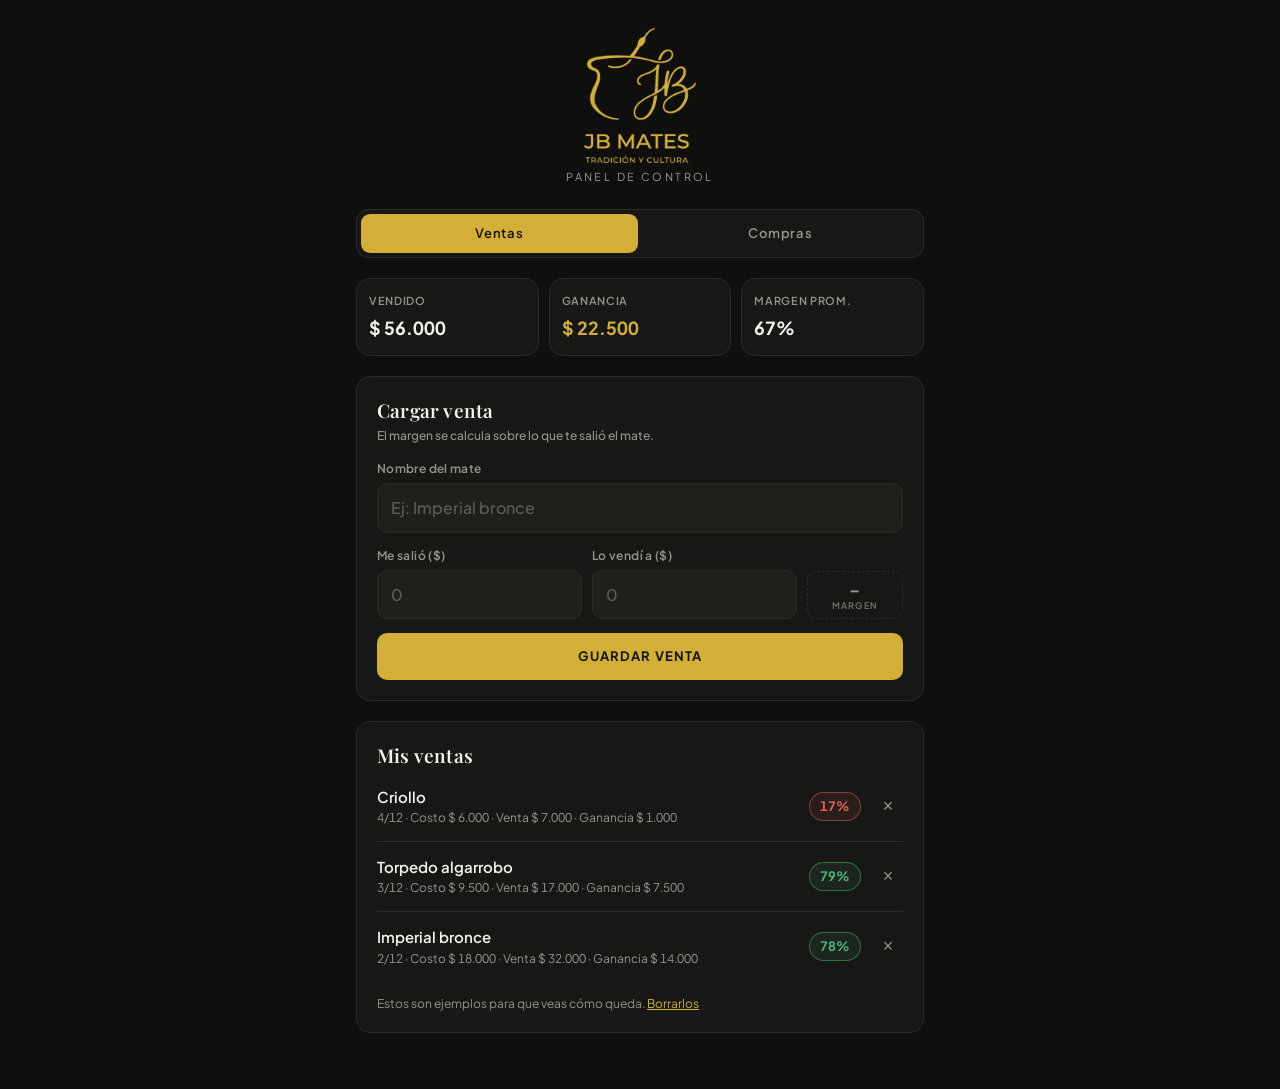
<file: control/index.html>
<!DOCTYPE html>
<html lang="es">
<head>
<meta charset="UTF-8">
<meta name="viewport" content="width=device-width, initial-scale=1.0, viewport-fit=cover">
<meta name="theme-color" content="#0f0f0e">
<meta name="apple-mobile-web-app-capable" content="yes">
<meta name="apple-mobile-web-app-status-bar-style" content="black-translucent">
<meta name="apple-mobile-web-app-title" content="JB Control">
<link rel="apple-touch-icon" href="logo.png">
<link rel="icon" href="logo.png">
<title>JB Mates Control</title>
<meta name="claude:viewport-fit-sides" content="cover">
<link rel="preconnect" href="https://fonts.googleapis.com">
<link rel="preconnect" href="https://fonts.gstatic.com" crossorigin>
<link rel="stylesheet" href="https://fonts.googleapis.com/css2?family=Plus+Jakarta+Sans:wght@400;500;600;700&family=Playfair+Display:wght@600&display=swap">
<style>
  /* Una columna angosta tipo panel: marca, pestañas, tarjetas. Mismos colores que la tienda JB MATES. */
  :root {
    --bg: #0f0f0e;
    --panel: #171715;
    --field: #1f1f1c;
    --line: #2c2b27;
    --text: #f2f1ec;
    --muted: #96948c;
    --gold: #d4af37;
    --gold-soft: rgba(212, 175, 55, .12);
    --good: #4cb27a;
    --mid: #d9a441;
    --bad: #e0624f;
    --font: 'Plus Jakarta Sans', 'Helvetica Neue', Arial, sans-serif;
    --font-display: 'Playfair Display', Georgia, serif;
    color-scheme: dark;
  }
  * { box-sizing: border-box; }
  [hidden] { display: none !important; }
  html { background: var(--bg); }
  body {
    margin: 0;
    background: var(--bg);
    color: var(--text);
    font-family: var(--font);
    font-size: 15px;
    line-height: 1.45;
    -webkit-font-smoothing: antialiased;
  }
  .wrap {
    max-width: 600px;
    margin: 0 auto;
    padding-block: 28px 56px;
    padding-left: max(16px, env(safe-area-inset-left, 0px));
    padding-right: max(16px, env(safe-area-inset-right, 0px));
    display: grid;
    gap: 20px;
  }

  header { display: grid; justify-items: center; gap: 6px; padding-bottom: 4px; }
  header img { width: 112px; max-width: 100%; display: block; }
  header p { margin: 0; font-size: 11px; letter-spacing: .22em; text-transform: uppercase; color: var(--muted); }

  .tabs {
    display: grid; grid-template-columns: 1fr 1fr; gap: 4px;
    padding: 4px; background: var(--panel); border: 1px solid var(--line); border-radius: 12px;
  }
  .tabs button {
    font: inherit; font-size: 13px; font-weight: 600; letter-spacing: .06em;
    padding: 10px; border: 0; border-radius: 9px; background: transparent; color: var(--muted); cursor: pointer;
    transition: background .2s, color .2s;
  }
  .tabs button:hover { color: var(--text); }
  .tabs button[aria-selected="true"] { background: var(--gold); color: #17140a; }

  .vista { display: grid; gap: 20px; }
  .card {
    background: var(--panel);
    border: 1px solid var(--line);
    border-radius: 14px;
    padding: 20px;
  }
  h2 {
    margin: 0 0 16px;
    font-family: var(--font-display);
    font-size: 19px;
    font-weight: 600;
    letter-spacing: .01em;
  }
  h2 span { display: block; font-family: var(--font); font-size: 12px; font-weight: 500; color: var(--muted); margin-top: 2px; letter-spacing: 0; }

  form { display: grid; gap: 14px; }
  label { display: grid; gap: 6px; font-size: 12px; font-weight: 600; color: var(--muted); letter-spacing: .03em; min-width: 0; }
  input {
    font: inherit; font-size: 16px; font-weight: 500;
    padding: 12px 13px;
    border: 1px solid var(--line);
    border-radius: 10px;
    background: var(--field);
    color: var(--text);
    width: 100%;
    min-width: 0;
    transition: border-color .2s;
  }
  input::placeholder { color: #5f5d57; }
  input:focus { outline: none; border-color: var(--gold); box-shadow: 0 0 0 3px var(--gold-soft); }
  .row { display: grid; grid-template-columns: 1fr 1fr auto; gap: 10px; align-items: end; }
  .row-cant { display: grid; grid-template-columns: 1fr 100px; gap: 10px; align-items: end; }

  .resultado {
    min-width: 96px;
    height: 48px;
    padding: 0 12px;
    border-radius: 10px;
    display: grid; place-content: center; text-align: center;
    font-weight: 700; font-size: 17px; font-variant-numeric: tabular-nums;
    border: 1px dashed var(--line);
    color: var(--muted);
    line-height: 1.1;
  }
  .resultado small { display: block; font-size: 9px; font-weight: 600; letter-spacing: .12em; opacity: .75; margin-top: 2px; }
  .resultado.listo { border: 1px solid var(--gold); background: var(--gold-soft); color: var(--gold); }
  .resultado.good { border: 1px solid var(--good); color: var(--good); background: rgba(76,178,122,.1); }
  .resultado.mid  { border: 1px solid var(--mid);  color: var(--mid);  background: rgba(217,164,65,.1); }
  .resultado.bad  { border: 1px solid var(--bad);  color: var(--bad);  background: rgba(224,98,79,.1); }
  #sugeridoVivo { min-width: 120px; }

  button.guardar {
    font: inherit; font-weight: 700; letter-spacing: .08em; text-transform: uppercase; font-size: 13px;
    padding: 14px; border: 0; border-radius: 10px;
    background: var(--gold); color: #17140a; cursor: pointer;
    transition: filter .2s;
  }
  button.guardar:hover { filter: brightness(1.08); }
  button:focus-visible { outline: 2px solid var(--gold); outline-offset: 2px; }
  .error { color: var(--bad); font-size: 13px; margin: 0; }

  .kpis { display: grid; grid-template-columns: repeat(3, 1fr); gap: 10px; }
  .kpi { background: var(--panel); border: 1px solid var(--line); border-radius: 14px; padding: 14px 12px; min-width: 0; }
  .kpi span { display: block; font-size: 11px; font-weight: 600; color: var(--muted); letter-spacing: .06em; text-transform: uppercase; }
  .kpi strong { display: block; margin-top: 6px; font-size: 18px; font-weight: 700; font-variant-numeric: tabular-nums; overflow-wrap: anywhere; }
  .kpi.destacado strong { color: var(--gold); }

  ul { list-style: none; margin: 0; padding: 0; display: grid; }
  li {
    display: grid;
    grid-template-columns: 1fr auto auto;
    gap: 12px;
    align-items: center;
    padding: 14px 0;
    border-top: 1px solid var(--line);
  }
  li:first-child { border-top: 0; padding-top: 0; }
  li .info { min-width: 0; }
  li .nombre { font-weight: 600; overflow-wrap: anywhere; }
  li .detalle { font-size: 12px; color: var(--muted); font-variant-numeric: tabular-nums; margin-top: 2px; }
  .pill {
    font-weight: 700; font-size: 13px; font-variant-numeric: tabular-nums;
    padding: 4px 10px; border-radius: 999px; border: 1px solid;
  }
  .pill.good { color: var(--good); border-color: rgba(76,178,122,.5); background: rgba(76,178,122,.1); }
  .pill.mid  { color: var(--mid);  border-color: rgba(217,164,65,.5); background: rgba(217,164,65,.1); }
  .pill.bad  { color: var(--bad);  border-color: rgba(224,98,79,.5); background: rgba(224,98,79,.1); }
  .precio-lista { text-align: right; font-variant-numeric: tabular-nums; }
  .precio-lista strong { display: block; font-size: 15px; color: var(--gold); }
  .precio-lista span { font-size: 11px; color: var(--muted); }
  .borrar {
    border: 0; background: none; color: var(--muted); cursor: pointer;
    width: 30px; height: 30px; border-radius: 8px; font-size: 18px; line-height: 1;
  }
  .borrar:hover { color: var(--bad); background: rgba(224,98,79,.1); }
  .vacio { display: block; color: var(--muted); font-size: 14px; padding: 4px 0; border: 0; }
  .total-linea {
    display: flex; justify-content: space-between; gap: 12px;
    margin-top: 14px; padding-top: 14px; border-top: 1px solid var(--line); font-size: 14px; color: var(--muted);
  }
  .total-linea strong { color: var(--text); font-size: 16px; font-variant-numeric: tabular-nums; }
  .ejemplo { font-size: 12px; color: var(--muted); margin: 14px 0 0; }
  .ejemplo button { font: inherit; background: none; border: 0; padding: 0; color: var(--gold); text-decoration: underline; cursor: pointer; }

  @media (max-width: 460px) {
    .row { grid-template-columns: 1fr 1fr; }
    .resultado { grid-column: 1 / -1; }
    .card { padding: 16px; }
    .kpi strong { font-size: 15px; }
  }
  @media (prefers-reduced-motion: reduce) { * { transition: none !important; } }
</style>
</head>
<body>
<div class="wrap">
  <header>
    <img src="logo.png" alt="JB MATES, Tradición y Cultura">
    <p>Panel de control</p>
  </header>

  <div class="tabs" role="tablist">
    <button type="button" role="tab" id="tabVentas" aria-selected="true">Ventas</button>
    <button type="button" role="tab" id="tabCompras" aria-selected="false">Compras</button>
  </div>

  <!-- VENTAS -->
  <div class="vista" id="vistaVentas">
    <div class="kpis">
      <div class="kpi"><span>Vendido</span><strong id="totVenta">$0</strong></div>
      <div class="kpi destacado"><span>Ganancia</span><strong id="totGanancia">$0</strong></div>
      <div class="kpi"><span>Margen prom.</span><strong id="totMargen">–</strong></div>
    </div>

    <section class="card">
      <h2>Cargar venta<span>El margen se calcula sobre lo que te salió el mate.</span></h2>
      <form id="form" autocomplete="off">
        <label>Nombre del mate
          <input id="nombre" type="text" placeholder="Ej: Imperial bronce" required>
        </label>
        <div class="row">
          <label>Me salió ($)
            <input id="costo" type="number" inputmode="decimal" min="0" step="any" placeholder="0">
          </label>
          <label>Lo vendí a ($)
            <input id="precio" type="number" inputmode="decimal" min="0" step="any" placeholder="0">
          </label>
          <div class="resultado" id="margenVivo" aria-live="polite">–<small>MARGEN</small></div>
        </div>
        <p class="error" id="error" hidden></p>
        <button class="guardar" type="submit">Guardar venta</button>
      </form>
    </section>

    <section class="card">
      <h2>Mis ventas</h2>
      <ul id="lista"></ul>
      <p class="ejemplo" id="avisoEjemplo" hidden>Estos son ejemplos para que veas cómo queda. <button type="button" id="borrarEjemplos">Borrarlos</button></p>
    </section>
  </div>

  <!-- COMPRAS -->
  <div class="vista" id="vistaCompras" hidden>
    <section class="card">
      <h2>Cargar compra<span>Poné el margen que querés y te digo a cuánto venderlo.</span></h2>
      <form id="formCompra" autocomplete="off">
        <div class="row-cant">
          <label>Producto
            <input id="cNombre" type="text" placeholder="Ej: Torpedo alpaca" required>
          </label>
          <label>Cantidad
            <input id="cCantidad" type="number" inputmode="numeric" min="1" step="1" value="1">
          </label>
        </div>
        <div class="row">
          <label>Me salió c/u ($)
            <input id="cCosto" type="number" inputmode="decimal" min="0" step="any" placeholder="0">
          </label>
          <label>Margen que quiero (%)
            <input id="cMargen" type="number" inputmode="decimal" min="0" step="any" value="80">
          </label>
          <div class="resultado" id="sugeridoVivo" aria-live="polite">–<small>VENDELO A</small></div>
        </div>
        <p class="error" id="cError" hidden></p>
        <button class="guardar" type="submit">Guardar compra</button>
      </form>
    </section>

    <section class="card">
      <h2>Mis compras</h2>
      <ul id="listaCompras"></ul>
      <div class="total-linea"><span>Total invertido</span><strong id="totInvertido">$0</strong></div>
      <p class="ejemplo" id="avisoEjemploC" hidden>Estos son ejemplos para que veas cómo queda. <button type="button" id="borrarEjemplosC">Borrarlos</button></p>
    </section>
  </div>
</div>

<script>
  const $ = (id) => document.getElementById(id);
  const plata = new Intl.NumberFormat('es-AR', { style: 'currency', currency: 'ARS', maximumFractionDigits: 0 });
  const fecha = new Intl.DateTimeFormat('es-AR', { day: '2-digit', month: '2-digit' });
  const DIA = 86400000;

  function leerLS(clave) {
    try { const raw = localStorage.getItem(clave); if (raw) return JSON.parse(raw); } catch (e) {}
    return null;
  }
  function guardarLS(clave, datos) {
    try { localStorage.setItem(clave, JSON.stringify(datos)); } catch (e) {}
  }

  // ---------- Ventas ----------
  const CLAVE = 'jbmates-ventas';
  // Margen = ganancia sobre lo que te salió el mate (costo 100, venta 200 → 100%)
  function margen(costo, precio) {
    if (!(costo > 0) || !(precio >= 0)) return null;
    return ((precio - costo) / costo) * 100;
  }
  function claseMargen(m) {
    if (m === null) return '';
    if (m >= 50) return 'good';
    if (m >= 20) return 'mid';
    return 'bad';
  }
  const pct = (m) => (m === null ? '–' : Math.round(m) + '%');

  let ventas = leerLS(CLAVE) ?? [
    { id: 1, nombre: 'Imperial bronce', costo: 18000, precio: 32000, fecha: Date.now() - DIA * 3, ejemplo: true },
    { id: 2, nombre: 'Torpedo algarrobo', costo: 9500, precio: 17000, fecha: Date.now() - DIA * 2, ejemplo: true },
    { id: 3, nombre: 'Criollo', costo: 6000, precio: 7000, fecha: Date.now() - DIA, ejemplo: true },
  ];
  const guardar = () => guardarLS(CLAVE, ventas);

  function pintar() {
    const lista = $('lista');
    lista.innerHTML = '';
    if (!ventas.length) {
      lista.innerHTML = '<li class="vacio">Todavía no cargaste ventas. Completá el formulario de arriba.</li>';
    }
    [...ventas].sort((a, b) => b.fecha - a.fecha).forEach((v) => {
      const m = margen(v.costo, v.precio);
      const li = document.createElement('li');
      li.innerHTML = `
        <div class="info">
          <div class="nombre"></div>
          <div class="detalle">${fecha.format(v.fecha)} · Costo ${plata.format(v.costo)} · Venta ${plata.format(v.precio)} · Ganancia ${plata.format(v.precio - v.costo)}</div>
        </div>
        <span class="pill ${claseMargen(m)}">${pct(m)}</span>
        <button class="borrar" type="button" aria-label="Borrar">×</button>`;
      li.querySelector('.nombre').textContent = v.nombre;
      li.querySelector('.borrar').onclick = () => {
        ventas = ventas.filter((x) => x.id !== v.id);
        guardar(); pintar();
      };
      lista.appendChild(li);
    });

    const totVenta = ventas.reduce((s, v) => s + v.precio, 0);
    const totCosto = ventas.reduce((s, v) => s + v.costo, 0);
    $('totVenta').textContent = plata.format(totVenta);
    $('totGanancia').textContent = plata.format(totVenta - totCosto);
    $('totMargen').textContent = pct(margen(totCosto, totVenta));
    $('avisoEjemplo').hidden = !ventas.some((v) => v.ejemplo);
  }

  function actualizarVivo() {
    const m = margen(parseFloat($('costo').value), parseFloat($('precio').value));
    const caja = $('margenVivo');
    caja.className = 'resultado ' + claseMargen(m);
    caja.innerHTML = pct(m) + '<small>MARGEN</small>';
  }
  $('costo').addEventListener('input', actualizarVivo);
  $('precio').addEventListener('input', actualizarVivo);

  $('form').addEventListener('submit', (e) => {
    e.preventDefault();
    const nombre = $('nombre').value.trim();
    const costo = parseFloat($('costo').value);
    const precio = parseFloat($('precio').value);
    const err = $('error');
    if (!nombre || !(costo > 0) || !(precio >= 0)) {
      err.textContent = 'Completá el nombre, cuánto te salió y a cuánto lo vendiste.';
      err.hidden = false;
      return;
    }
    err.hidden = true;
    ventas = ventas.filter((v) => !v.ejemplo);
    ventas.push({ id: Date.now(), nombre, costo, precio, fecha: Date.now() });
    guardar(); pintar();
    e.target.reset(); actualizarVivo();
    $('nombre').focus();
  });
  $('borrarEjemplos').onclick = () => { ventas = ventas.filter((v) => !v.ejemplo); guardar(); pintar(); };

  // ---------- Pestañas ----------
  function mostrar(cual) {
    const esVentas = cual === 'ventas';
    $('vistaVentas').hidden = !esVentas;
    $('vistaCompras').hidden = esVentas;
    $('tabVentas').setAttribute('aria-selected', esVentas);
    $('tabCompras').setAttribute('aria-selected', !esVentas);
  }
  $('tabVentas').onclick = () => mostrar('ventas');
  $('tabCompras').onclick = () => mostrar('compras');

  // ---------- Compras ----------
  const CLAVE_C = 'jbmates-compras';
  const cant = (c) => c.cantidad || 1;
  // Precio de venta para lograr el margen (sobre costo): costo 100 con 80% → 180
  const precioPara = (costo, m) => (costo > 0 && m >= 0 ? costo * (1 + m / 100) : null);

  let compras = leerLS(CLAVE_C) ?? [
    { id: 1, nombre: 'Torpedo alpaca cincelada', costo: 15000, cantidad: 3, margen: 80, fecha: Date.now() - DIA * 2, ejemplo: true },
    { id: 2, nombre: 'Bombilla pico de loro', costo: 4000, cantidad: 10, margen: 100, fecha: Date.now() - DIA, ejemplo: true },
  ];
  const guardarCompras = () => guardarLS(CLAVE_C, compras);

  function pintarCompras() {
    const lista = $('listaCompras');
    lista.innerHTML = '';
    if (!compras.length) {
      lista.innerHTML = '<li class="vacio">Todavía no cargaste compras. Completá el formulario de arriba.</li>';
    }
    [...compras].sort((a, b) => b.fecha - a.fecha).forEach((c) => {
      const li = document.createElement('li');
      li.innerHTML = `
        <div class="info">
          <div class="nombre"></div>
          <div class="detalle">${fecha.format(c.fecha)} · ${cant(c)} u. × ${plata.format(c.costo)} = ${plata.format(cant(c) * c.costo)}</div>
        </div>
        <div class="precio-lista"><strong>${plata.format(precioPara(c.costo, c.margen))}</strong><span>vender c/u · ${Math.round(c.margen)}%</span></div>
        <button class="borrar" type="button" aria-label="Borrar">×</button>`;
      li.querySelector('.nombre').textContent = c.nombre;
      li.querySelector('.borrar').onclick = () => {
        compras = compras.filter((x) => x.id !== c.id);
        guardarCompras(); pintarCompras();
      };
      lista.appendChild(li);
    });
    $('totInvertido').textContent = plata.format(compras.reduce((s, c) => s + cant(c) * c.costo, 0));
    $('avisoEjemploC').hidden = !compras.some((c) => c.ejemplo);
  }

  function actualizarSugerido() {
    const p = precioPara(parseFloat($('cCosto').value), parseFloat($('cMargen').value));
    const caja = $('sugeridoVivo');
    caja.className = 'resultado' + (p === null ? '' : ' listo');
    caja.innerHTML = (p === null ? '–' : plata.format(p)) + '<small>VENDELO A</small>';
  }
  $('cCosto').addEventListener('input', actualizarSugerido);
  $('cMargen').addEventListener('input', actualizarSugerido);

  $('formCompra').addEventListener('submit', (e) => {
    e.preventDefault();
    const nombre = $('cNombre').value.trim();
    const costo = parseFloat($('cCosto').value);
    const m = parseFloat($('cMargen').value);
    const cantidad = parseInt($('cCantidad').value, 10);
    const err = $('cError');
    if (!nombre || !(cantidad >= 1) || !(costo > 0) || !(m >= 0)) {
      err.textContent = 'Completá el producto, la cantidad, cuánto te salió cada uno y el margen que querés.';
      err.hidden = false;
      return;
    }
    err.hidden = true;
    compras = compras.filter((c) => !c.ejemplo);
    compras.push({ id: Date.now(), nombre, costo, cantidad, margen: m, fecha: Date.now() });
    guardarCompras(); pintarCompras();
    $('cNombre').value = ''; $('cCosto').value = ''; $('cCantidad').value = '1';
    actualizarSugerido();
    $('cNombre').focus();
  });
  $('borrarEjemplosC').onclick = () => { compras = compras.filter((c) => !c.ejemplo); guardarCompras(); pintarCompras(); };

  pintar();
  pintarCompras();
</script>
</body>
</html>
</file>
<file: styles.css>
/* ==========================================================================
   JB MATES - Estilos Generales y Variables
   ================================================================---------- */
:root {
  --bg-dark: #0f0f0e;
  --bg-card: #181816;
  --bg-card-hover: #21211e;
  --gold: #d4af37;
  --gold-hover: #e6c555;
  --accent-rust: #a0522d;
  --accent-rust-hover: #b86036;
  --whatsapp: #25d366;
  --whatsapp-hover: #20ba5a;
  --text-main: #f5f5f0;
  --text-muted: #a3a39e;
  --border-color: rgba(212, 175, 55, 0.15);
  --font-heading: 'Playfair Display', serif;
  --font-sans: 'Plus Jakarta Sans', sans-serif;
  --transition: all 0.3s cubic-bezier(0.4, 0, 0.2, 1);
}

* {
  margin: 0;
  padding: 0;
  box-sizing: border-box;
  scroll-behavior: smooth;
}

button {
  font-family: inherit; /* los botones usan la misma tipografía que la página */
}

body {
  background-color: var(--bg-dark);
  color: var(--text-main);
  font-family: var(--font-sans);
  overflow-x: hidden;
  line-height: 1.6;
}

/* ==========================================================================
   Encabezado / Navegación
   ================================================================---------- */
header {
  position: fixed;
  top: 0;
  left: 0;
  width: 100%;
  display: flex;
  justify-content: space-between;
  align-items: center;
  padding: 1.2rem 5%;
  background: rgba(15, 15, 14, 0.85);
  backdrop-filter: blur(12px);
  border-bottom: 1px solid var(--border-color);
  z-index: 1000;
}

.logo {
  display: flex;
  align-items: center;
  gap: 12px;
  text-decoration: none;
  color: var(--text-main);
}

.logo .badge {
  background: var(--gold);
  color: var(--bg-dark);
  font-weight: 700;
  width: 38px;
  height: 38px;
  display: flex;
  align-items: center;
  justify-content: center;
  border-radius: 8px;
  font-size: 1.1rem;
}

.brand-info {
  display: flex;
  flex-direction: column;
}

.brand-info strong {
  font-family: var(--font-heading);
  font-size: 1.1rem;
  letter-spacing: 0.5px;
}

.brand-info small {
  font-size: 0.65rem;
  color: var(--text-muted);
  letter-spacing: 1.5px;
  white-space: nowrap;
}

header .logo,
.header-actions {
  flex-shrink: 0;
}

.nav-menu {
  display: flex;
  gap: 2rem;
}

.nav-item {
  position: relative;
  text-decoration: none;
  color: var(--text-muted);
  font-size: 0.85rem;
  font-weight: 600;
  letter-spacing: 1px;
  transition: var(--transition);
  display: flex;
  align-items: center;
  gap: 6px;
  white-space: nowrap;
}

.nav-item:hover {
  color: var(--gold);
}

.bombilla-nav {
  opacity: 0;
  transform: translateY(4px);
  transition: var(--transition);
  color: var(--gold);
}

.nav-item:hover .bombilla-nav {
  opacity: 1;
  transform: translateY(0);
}

.btn-header-wsp {
  display: flex;
  align-items: center;
  gap: 8px;
  background: rgba(37, 211, 102, 0.12);
  color: var(--whatsapp);
  padding: 0.6rem 1.2rem;
  border-radius: 50px;
  text-decoration: none;
  font-size: 0.8rem;
  font-weight: 700;
  border: 1px solid rgba(37, 211, 102, 0.25);
  transition: var(--transition);
}

.btn-header-wsp:hover {
  background: var(--whatsapp);
  color: #fff;
  box-shadow: 0 4px 15px rgba(37, 211, 102, 0.3);
}

.header-actions {
  display: flex;
  align-items: center;
  gap: 10px;
}

/* Botón de Arrepentimiento en el header (visible desde la primera pantalla) */
.btn-header-arrepentimiento {
  display: flex;
  align-items: center;
  gap: 6px;
  background: transparent;
  color: var(--gold);
  border: 1px solid rgba(212, 175, 55, 0.4);
  padding: 0.6rem 1rem;
  border-radius: 50px;
  font-family: var(--font-sans);
  font-size: 0.72rem;
  font-weight: 700;
  letter-spacing: 1px;
  cursor: pointer;
  transition: var(--transition);
}

.btn-header-arrepentimiento:hover {
  background: var(--gold);
  color: var(--bg-dark);
  border-color: var(--gold);
}

/* ==========================================================================
   Sección Hero
   ================================================================---------- */
.hero {
  position: relative;
  height: 100vh;
  display: flex;
  align-items: center;
  justify-content: center;
  text-align: center;
  padding: 0 1rem;
}

.hero-bg-wrapper {
  position: absolute;
  top: 0;
  left: 0;
  width: 100%;
  height: 100%;
  z-index: 1;
}

.hero-img-hd {
  width: 100%;
  height: 100%;
  object-fit: cover;
  filter: brightness(0.45);
}

.hero-overlay {
  position: absolute;
  top: 0;
  left: 0;
  width: 100%;
  height: 100%;
  background: linear-gradient(180deg, rgba(15,15,14,0.4) 0%, rgba(15,15,14,0.9) 100%);
  z-index: 2;
}

.hero-content {
  position: relative;
  z-index: 3;
  max-width: 800px;
}

.tagline {
  font-size: 0.8rem;
  letter-spacing: 2.5px;
  color: var(--gold);
  margin-bottom: 1rem;
  font-weight: 700;
  display: inline-flex;
  align-items: center;
  gap: 8px;
}

.tagline span {
  width: 25px;
  height: 1px;
  background: var(--gold);
}

.hero h1 {
  font-family: var(--font-heading);
  font-size: clamp(2.5rem, 5vw, 4.5rem);
  line-height: 1.15;
  margin-bottom: 1.2rem;
  color: #fff;
}

.hero .description {
  font-size: 1.05rem;
  color: var(--text-muted);
  max-width: 600px;
  margin: 0 auto 2rem auto;
}

.btn-primary {
  display: inline-flex;
  align-items: center;
  gap: 10px;
  background: var(--gold);
  color: var(--bg-dark);
  padding: 0.9rem 2rem;
  border-radius: 50px;
  text-decoration: none;
  font-weight: 700;
  font-size: 0.95rem;
  transition: var(--transition);
  box-shadow: 0 4px 20px rgba(212, 175, 55, 0.25);
}

.btn-primary:hover {
  background: var(--gold-hover);
  transform: translateY(-2px);
  box-shadow: 0 6px 25px rgba(212, 175, 55, 0.4);
}

.sub-quote {
  margin-top: 1.5rem;
  font-family: var(--font-heading);
  font-style: italic;
  font-size: 0.95rem;
  color: var(--text-muted);
}

.scroll-indicator {
  position: absolute;
  bottom: 2rem;
  left: 50%;
  transform: translateX(-50%);
  z-index: 3;
  color: var(--text-muted);
  text-decoration: none;
  font-size: 0.75rem;
  letter-spacing: 1.5px;
  display: flex;
  flex-direction: column;
  align-items: center;
  gap: 6px;
  animation: bounce 2s infinite;
}

@keyframes bounce {
  0%, 20%, 50%, 80%, 100% { transform: translate(-50%, 0); }
  40% { transform: translate(-50%, -8px); }
  60% { transform: translate(-50%, -4px); }
}

/* ==========================================================================
   Beneficios
   ================================================================---------- */
.benefits {
  display: grid;
  grid-template-columns: repeat(auto-fit, minmax(220px, 1fr));
  gap: 1.5rem;
  padding: 4rem 5%;
  background: #131311;
  border-bottom: 1px solid var(--border-color);
}

.benefits article {
  display: flex;
  align-items: center;
  gap: 1rem;
  padding: 1.2rem;
  background: var(--bg-card);
  border-radius: 12px;
  border: 1px solid var(--border-color);
}

.benefits b {
  font-size: 1.5rem;
  color: var(--gold);
}

.benefits strong {
  display: block;
  font-size: 0.9rem;
  color: var(--text-main);
}

.benefits small {
  font-size: 0.75rem;
  color: var(--text-muted);
}

/* ==========================================================================
   Sección Tienda y Tarjetas de Productos
   ================================================================---------- */
.products-section {
  padding: 6rem 5%;
}

.section-header {
  display: flex;
  justify-content: space-between;
  align-items: flex-end;
  margin-bottom: 3.5rem;
  flex-wrap: wrap;
  gap: 1rem;
}

.section-header h2 {
  font-family: var(--font-heading);
  font-size: 2.5rem;
  color: #fff;
}

.section-header .subtitle {
  color: var(--text-muted);
  font-size: 0.95rem;
}

.product-grid {
  display: grid;
  grid-template-columns: repeat(auto-fill, minmax(280px, 1fr));
  gap: 2rem;
}

.card {
  background: var(--bg-card);
  border: 1px solid var(--border-color);
  border-radius: 16px;
  overflow: hidden;
  display: flex;
  flex-direction: column;

  opacity: 0;
  transform: translateY(20px);
  transition:
    opacity 1.2s cubic-bezier(0.25, 1, 0.5, 1),
    transform 1.2s cubic-bezier(0.25, 1, 0.5, 1),
    border-color 0.3s ease,
    box-shadow 0.3s ease;
  will-change: opacity, transform;
}

.card.visible {
  opacity: 1;
  transform: translateY(0);
}

.card:hover {
  transform: translateY(-5px);
  border-color: rgba(212, 175, 55, 0.4);
  box-shadow: 0 10px 30px rgba(0,0,0,0.5);
}

.card-img-container {
  position: relative;
  height: 280px;
  background: #20201d;
  overflow: hidden;
}

.card-img-container img {
  width: 100%;
  height: 100%;
  object-fit: cover;
  transition: var(--transition);
}

.card:hover .card-img-container img {
  transform: scale(1.04);
}

/* INSIGNIA DE PRECIO ELEGANTE (ARRIBA DERECHA) */
.price-pill-badge {
  position: absolute;
  top: 14px;
  right: 14px;
  background: rgba(18, 18, 16, 0.92);
  border: 1px solid rgba(212, 175, 55, 0.4);
  backdrop-filter: blur(8px);
  padding: 0.38rem 0.95rem;
  border-radius: 50px;
  display: flex;
  align-items: center;
  gap: 7px;
  box-shadow: 0 4px 15px rgba(0, 0, 0, 0.6);
  z-index: 10;
}

.price-dot {
  width: 7px;
  height: 7px;
  background-color: var(--gold);
  border-radius: 50%;
  display: inline-block;
  box-shadow: 0 0 8px rgba(212, 175, 55, 0.8);
}

.price-txt-lbl {
  font-size: 0.62rem;
  letter-spacing: 1.2px;
  color: #c5c5c0;
  font-weight: 700;
  font-family: var(--font-sans);
  text-transform: uppercase;
}

.price-txt-val {
  font-family: var(--font-heading);
  font-size: 1.15rem;
  color: var(--gold);
  font-weight: 700;
  letter-spacing: 0.5px;
}

.price-txt-old {
  font-family: var(--font-heading);
  font-size: 0.85rem;
  color: #c5c5c0;
  text-decoration: line-through;
  opacity: 0.7;
}

.card-body {
  padding: 1.5rem;
  display: flex;
  flex-direction: column;
  flex-grow: 1;
}

.card-body h3 {
  font-family: var(--font-heading);
  font-size: 1.3rem;
  margin-bottom: 0.5rem;
  color: #fff;
}

.card-body p {
  font-size: 0.85rem;
  color: var(--text-muted);
  margin-bottom: 1.4rem;
  flex-grow: 1;
}

/* BOTONES ABAJO (VER PIEZA Y WHATSAPP) */
.product-actions {
  display: flex;
  gap: 10px;
  align-items: center;
}

/* Botón "Ver Pieza" estilo pastilla marrón/óxido */
.btn-ver-pieza {
  display: flex;
  align-items: center;
  justify-content: center;
  gap: 8px;
  background: var(--accent-rust);
  color: #fff;
  border: none;
  flex-grow: 1;
  height: 46px;
  border-radius: 12px;
  font-weight: 700;
  font-size: 0.85rem;
  cursor: pointer;
  transition: var(--transition);
  text-decoration: none;
  box-shadow: 0 4px 15px rgba(160, 82, 45, 0.25);
}

.btn-ver-pieza:hover {
  background: var(--accent-rust-hover);
  transform: translateY(-2px);
  box-shadow: 0 6px 20px rgba(160, 82, 45, 0.4);
}

/* Botón cuadrado de WhatsApp */
.btn-wsp-square {
  background: rgba(37, 211, 102, 0.12);
  color: var(--whatsapp);
  border: 1px solid rgba(37, 211, 102, 0.3);
  width: 46px;
  height: 46px;
  border-radius: 12px;
  display: flex;
  align-items: center;
  justify-content: center;
  transition: var(--transition);
  text-decoration: none;
  flex-shrink: 0;
}

.btn-wsp-square:hover {
  background: var(--whatsapp);
  color: #fff;
}

/* Botón ancho de WhatsApp para productos sin video */
.btn-wsp-full {
  width: 100%;
}

.disclaimer {
  text-align: center;
  margin-top: 3rem;
  font-size: 0.8rem;
  color: var(--text-muted);
  font-style: italic;
}

.disclaimer-legal {
  text-align: center;
  margin-top: 0.5rem;
  font-size: 0.75rem;
  color: var(--text-muted);
}

.disclaimer-legal a {
  color: var(--gold);
  text-decoration: none;
}

.disclaimer-legal a:hover {
  text-decoration: underline;
}

/* ==========================================================================
   Producto Agotado (cinta diagonal)
   ================================================================---------- */
.ribbon-agotado {
  position: absolute;
  top: 34px;
  left: -58px;
  width: 230px;
  padding: 9px 0;
  transform: rotate(-45deg);
  text-align: center;
  z-index: 5; /* debajo de la píldora de precio (z-index 10) */
  pointer-events: none;
  background: linear-gradient(135deg, var(--bg-card) 0%, #26231b 50%, var(--bg-card) 100%);
  border-top: 1px solid var(--gold);
  border-bottom: 1px solid var(--gold);
  box-shadow:
    0 0 0 3px rgba(24, 24, 22, 0.85),
    0 0 0 4px rgba(212, 175, 55, 0.4),
    0 10px 22px rgba(0, 0, 0, 0.6);
}

.ribbon-agotado span {
  font-family: var(--font-heading);
  font-weight: 700;
  font-size: 0.95rem;
  letter-spacing: 0.32em;
  padding-left: 0.32em; /* compensa el espaciado para centrar el texto */
  background: linear-gradient(90deg, var(--gold), var(--gold-hover), var(--gold));
  -webkit-background-clip: text;
  background-clip: text;
  color: transparent;
}

/* Foto y precio apagados (opcional: borrar si solo querés la cinta) */
.card--agotado .card-img-container img {
  filter: grayscale(35%) brightness(0.85);
}

.card--agotado .price-txt-val {
  text-decoration: line-through;
  opacity: 0.6;
}

/* ==========================================================================
   Sección Música & Mate
   ================================================================---------- */
.music-section {
  padding: 6rem 5%;
  background: #121210;
  border-top: 1px solid var(--border-color);
  border-bottom: 1px solid var(--border-color);
}

.music-container {
  max-width: 900px;
  margin: 0 auto;
}

.music-header {
  text-align: center;
  margin-bottom: 3rem;
}

.music-header h2 {
  font-family: var(--font-heading);
  font-size: 2.2rem;
  color: #fff;
  margin-top: 0.5rem;
  margin-bottom: 1rem;
}

.music-desc {
  color: var(--text-muted);
  font-size: 0.95rem;
}

.music-form-box {
  display: grid;
  grid-template-columns: 1fr 1fr auto;
  gap: 15px;
  background: var(--bg-card);
  padding: 1.5rem;
  border-radius: 16px;
  border: 1px solid var(--border-color);
  margin-bottom: 3rem;
  align-items: flex-end;
}

.input-group {
  display: flex;
  flex-direction: column;
  gap: 6px;
}

.input-group label {
  font-size: 0.7rem;
  letter-spacing: 1px;
  color: var(--gold);
  font-weight: 700;
}

.input-group input {
  background: #20201d;
  border: 1px solid rgba(255,255,255,0.1);
  padding: 0.75rem 1rem;
  border-radius: 8px;
  color: #fff;
  font-size: 0.9rem;
  font-family: var(--font-sans);
}

.input-group input:focus {
  outline: none;
  border-color: var(--gold);
}

.btn-sumar-musica {
  background: var(--gold);
  color: var(--bg-dark);
  border: none;
  font-weight: 700;
  padding: 0.78rem 1.5rem;
  border-radius: 8px;
  cursor: pointer;
  transition: var(--transition);
  font-size: 0.85rem;
  height: 45px;
}

.btn-sumar-musica:hover {
  background: var(--gold-hover);
}

.music-list-wrapper {
  background: var(--bg-card);
  border-radius: 16px;
  border: 1px solid var(--border-color);
  padding: 1.5rem;
}

.music-list-header {
  display: flex;
  justify-content: space-between;
  align-items: center;
  margin-bottom: 1.2rem;
  font-size: 0.75rem;
  letter-spacing: 1.5px;
  color: var(--text-muted);
  font-weight: 700;
}

.spotify-link-top {
  color: var(--gold);
  text-decoration: none;
}

.playlist-items {
  display: flex;
  flex-direction: column;
  gap: 10px;
  margin-bottom: 1.5rem;
}

.playlist-card {
  display: flex;
  align-items: center;
  gap: 15px;
  background: #20201d;
  padding: 1rem 1.2rem;
  border-radius: 10px;
  border: 1px solid rgba(255,255,255,0.05);
}

.play-icon {
  color: var(--gold);
  font-size: 0.9rem;
}

.song-info {
  flex-grow: 1;
}

.song-info h4 {
  font-size: 0.95rem;
  color: #fff;
  margin-bottom: 2px;
}

.song-info p {
  font-size: 0.75rem;
  color: var(--text-muted);
}

.heart-icon {
  color: var(--text-muted);
  cursor: pointer;
}

.btn-spotify-bottom {
  display: block;
  text-align: center;
  background: #1db954;
  color: #fff;
  text-decoration: none;
  padding: 0.9rem;
  border-radius: 10px;
  font-weight: 700;
  font-size: 0.9rem;
  transition: var(--transition);
}

.btn-spotify-bottom:hover {
  background: #1ed760;
  box-shadow: 0 4px 15px rgba(29, 185, 84, 0.3);
}

/* ==========================================================================
   Sección Nosotros & Cita
   ================================================================---------- */
.about-section {
  padding: 6rem 5%;
  display: grid;
  grid-template-columns: 1fr 1fr;
  gap: 4rem;
  align-items: center;
}

.about-content h2 {
  font-family: var(--font-heading);
  font-size: 2.5rem;
  color: #fff;
  margin: 0.5rem 0 1.5rem 0;
}

.about-content p {
  color: var(--text-muted);
  margin-bottom: 2rem;
}

.about-logo-wrapper {
  display: flex;
  justify-content: center;
}

.about-logo-img {
  width: 100%;
  max-width: 380px;
  border-radius: 20px;
  border: 1px solid var(--border-color);
  box-shadow: 0 20px 40px rgba(0,0,0,0.6);
}

.quote-section {
  padding: 5rem 5%;
  text-align: center;
  background: #131311;
  border-top: 1px solid var(--border-color);
  border-bottom: 1px solid var(--border-color);
}

.quote-section blockquote {
  font-family: var(--font-heading);
  font-size: clamp(1.5rem, 3vw, 2.2rem);
  color: var(--gold);
  line-height: 1.4;
  margin-top: 1rem;
}

/* ==========================================================================
   Sección Contacto
   ================================================================---------- */
.contact-section {
  padding: 6rem 5%;
  display: grid;
  grid-template-columns: 1fr 1.2fr;
  gap: 4rem;
  align-items: center;
}

.contact-info h2 {
  font-family: var(--font-heading);
  font-size: 2.5rem;
  color: #fff;
  margin: 0.5rem 0 1rem 0;
}

.contact-info p {
  color: var(--text-muted);
}

.contact-cards-container {
  display: flex;
  flex-direction: column;
  gap: 1.2rem;
}

.contact-card {
  display: flex;
  align-items: center;
  gap: 20px;
  background: var(--bg-card);
  padding: 1.5rem;
  border-radius: 14px;
  border: 1px solid var(--border-color);
  text-decoration: none;
  color: #fff;
  transition: var(--transition);
}

.contact-card:hover {
  transform: translateX(6px);
  border-color: rgba(212, 175, 55, 0.4);
  background: var(--bg-card-hover);
}

.card-icon {
  width: 50px;
  height: 50px;
  border-radius: 12px;
  display: flex;
  align-items: center;
  justify-content: center;
  flex-shrink: 0;
}

.icon-wsp { background: rgba(37, 211, 102, 0.15); color: var(--whatsapp); }
.icon-ig { background: rgba(225, 48, 108, 0.15); color: #e1306c; }

.card-content {
  flex-grow: 1;
}

.card-content h3 {
  font-size: 1.1rem;
  margin-bottom: 4px;
}

.card-content p {
  font-size: 0.8rem;
  color: var(--text-muted);
}

.card-arrow {
  color: var(--text-muted);
  transition: var(--transition);
}

.contact-card:hover .card-arrow {
  color: var(--gold);
  transform: translateX(4px);
}

/* ==========================================================================
   Términos, Condiciones y Políticas
   ================================================================---------- */
.terms-section {
  padding: 4rem 5%;
  background: #11110f;
  border-top: 1px solid var(--border-color);
}

.terms-container {
  max-width: 900px;
  margin: 0 auto;
}

.terms-container h3 {
  font-family: var(--font-heading);
  font-size: 1.5rem;
  color: #fff;
  margin-bottom: 1.2rem;
}

.terms-content {
  font-size: 0.85rem;
  color: var(--text-muted);
  line-height: 1.7;
  display: flex;
  flex-direction: column;
  gap: 10px;
  margin-bottom: 2.5rem;
}

.arrepentimiento-wrapper {
  background: var(--bg-card);
  border: 1px solid var(--border-color);
  padding: 1.5rem;
  border-radius: 12px;
  text-align: center;
}

.btn-arrepentimiento {
  background: transparent;
  color: var(--gold);
  border: 1px solid var(--gold);
  padding: 0.75rem 1.5rem;
  border-radius: 8px;
  font-weight: 700;
  font-size: 0.85rem;
  cursor: pointer;
  transition: var(--transition);
  margin-bottom: 10px;
}

.btn-arrepentimiento:hover {
  background: var(--gold);
  color: var(--bg-dark);
}

.arrepentimiento-info {
  font-size: 0.75rem;
  color: var(--text-muted);
}

.terms-intro {
  font-size: 0.85rem;
  color: var(--text-muted);
  margin-bottom: 1.8rem;
}

/* Acordeón de secciones legales */
.terms-accordion {
  display: flex;
  flex-direction: column;
  gap: 10px;
  margin-top: 2rem;
}

.terms-item {
  background: var(--bg-card);
  border: 1px solid var(--border-color);
  border-radius: 12px;
  overflow: hidden;
  transition: var(--transition);
  scroll-margin-top: 100px; /* que el header fijo no tape el título */
}

.terms-item[open] {
  border-color: rgba(212, 175, 55, 0.35);
}

.terms-item summary {
  list-style: none;
  cursor: pointer;
  padding: 1rem 1.3rem;
  font-family: var(--font-heading);
  font-size: 1.05rem;
  font-weight: 600;
  color: #fff;
  display: flex;
  justify-content: space-between;
  align-items: center;
  gap: 1rem;
  transition: var(--transition);
}

.terms-item summary::-webkit-details-marker {
  display: none;
}

.terms-item summary::after {
  content: '+';
  font-family: var(--font-sans);
  font-size: 1.3rem;
  font-weight: 400;
  color: var(--gold);
  flex-shrink: 0;
  transition: var(--transition);
}

.terms-item[open] summary::after {
  transform: rotate(45deg);
}

.terms-item summary:hover {
  color: var(--gold);
}

.terms-body {
  padding: 0 1.3rem 1.3rem 1.3rem;
  font-size: 0.85rem;
  color: var(--text-muted);
  line-height: 1.7;
  display: flex;
  flex-direction: column;
  gap: 10px;
}

.terms-body strong {
  color: var(--text-main);
}

.terms-body a {
  color: var(--gold);
  text-decoration: none;
}

.terms-body a:hover {
  text-decoration: underline;
}

.datos-proveedor {
  list-style: none;
  display: flex;
  flex-direction: column;
  gap: 6px;
}

.datos-proveedor li {
  padding-left: 1.1rem;
  position: relative;
}

.datos-proveedor li::before {
  content: '❖';
  position: absolute;
  left: 0;
  top: 1px;
  font-size: 0.65rem;
  color: var(--gold);
}

.leyenda-aaip {
  font-size: 0.72rem;
  border-left: 2px solid rgba(212, 175, 55, 0.4);
  padding-left: 0.9rem;
  font-style: italic;
}

/* Marca visual de datos pendientes: BORRAR la clase cuando completes cada dato */
.dato-completar {
  color: #e8a33d;
  background: rgba(232, 163, 61, 0.1);
  border: 1px dashed rgba(232, 163, 61, 0.5);
  border-radius: 4px;
  padding: 0 0.35rem;
  font-size: 0.95em;
}

/* ==========================================================================
   Pie de Página
   ================================================================---------- */
footer {
  padding: 4rem 5% 2rem 5%;
  background: #090908;
  border-top: 1px solid var(--border-color);
  display: flex;
  flex-direction: column;
  align-items: center;
  text-align: center;
  gap: 1.5rem;
}

footer p {
  color: var(--text-muted);
  font-size: 0.9rem;
}

footer nav {
  display: flex;
  gap: 2rem;
  flex-wrap: wrap;
  justify-content: center;
}

footer nav a {
  color: var(--text-muted);
  text-decoration: none;
  font-size: 0.85rem;
  transition: var(--transition);
}

footer nav a:hover {
  color: var(--gold);
}

.footer-legal {
  display: flex;
  flex-direction: column;
  align-items: center;
  gap: 1rem;
  width: 100%;
  max-width: 700px;
  padding-top: 1.5rem;
  border-top: 1px solid var(--border-color);
}

.btn-arrepentimiento-footer {
  margin-bottom: 0;
}

.footer-defensa {
  color: var(--text-muted);
  font-size: 0.8rem;
  text-decoration: none;
  transition: var(--transition);
}

.footer-defensa strong {
  color: var(--gold);
}

.footer-defensa:hover {
  color: var(--text-main);
}

.footer-datafiscal img {
  height: 70px;
  width: auto;
  border-radius: 6px;
}

footer p.footer-proveedor {
  font-size: 0.75rem;
}

footer > small {
  font-size: 0.75rem;
  color: rgba(255,255,255,0.3);
  margin-top: 1rem;
  border-top: 1px solid rgba(255,255,255,0.05);
  width: 100%;
  padding-top: 1.5rem;
}

/* ==========================================================================
   Modales (Detalle con Reproductor de Video Integrado)
   ================================================================---------- */
.modal-overlay, .terminos-overlay {
  position: fixed;
  top: 0;
  left: 0;
  width: 100%;
  height: 100%;
  background: rgba(0,0,0,0.85);
  backdrop-filter: blur(8px);
  display: flex;
  align-items: center;
  justify-content: center;
  z-index: 2000;
  opacity: 0;
  visibility: hidden;
  transition: var(--transition);
  padding: 1rem;
}

.modal-overlay.active, .terminos-overlay.mostrar {
  opacity: 1;
  visibility: visible;
}

.modal-content-detalle, .terminos-modal-box, .modal-content {
  background: #141412;
  border: 1px solid var(--border-color);
  width: 100%;
  max-width: 520px;
  border-radius: 20px;
  padding: 2rem;
  position: relative;
  box-shadow: 0 25px 50px rgba(0,0,0,0.8);
  transform: scale(0.95);
  transition: var(--transition);
  max-height: 90vh;
  overflow-y: auto;
}

.modal-overlay.active .modal-content-detalle,
.terminos-overlay.mostrar .terminos-modal-box,
.modal-overlay.active .modal-content {
  transform: scale(1);
}

.modal-close {
  position: absolute;
  top: 15px;
  right: 15px;
  background: transparent;
  border: none;
  color: var(--text-muted);
  font-size: 1.2rem;
  cursor: pointer;
  transition: var(--transition);
  z-index: 10;
}

.modal-close:hover {
  color: #fff;
}

/* Popup de bienvenida (términos) */
.terminos-modal-box h3 {
  font-family: var(--font-heading);
  font-size: 1.5rem;
  color: #fff;
  margin-bottom: 0.8rem;
}

.terminos-modal-box p {
  font-size: 0.9rem;
  color: var(--text-muted);
  margin-bottom: 1.2rem;
}

.terminos-links-mini {
  display: flex;
  flex-direction: column;
  gap: 6px;
  margin-bottom: 1.5rem;
}

.terminos-links-mini a {
  color: var(--gold);
  font-size: 0.82rem;
  font-weight: 600;
  text-decoration: none;
}

.terminos-links-mini a:hover {
  text-decoration: underline;
}

.btn-aceptar-legal {
  width: 100%;
  justify-content: center;
  border: none;
  cursor: pointer;
  font-family: var(--font-sans);
}

/* Modal del Botón de Arrepentimiento */
.arr-titulo {
  font-family: var(--font-heading);
  font-size: 1.4rem;
  color: #fff;
  margin-bottom: 0.6rem;
  padding-right: 25px;
  line-height: 1.3;
}

.arr-desc {
  font-size: 0.85rem;
  color: var(--text-muted);
  margin-bottom: 1.3rem;
}

.arr-desc strong {
  color: var(--text-main);
}

.arr-campo {
  margin-bottom: 12px;
}

.arr-campo-ultimo {
  margin-bottom: 20px;
}

.btn-arr-enviar {
  width: 100%;
  justify-content: center;
  border: none;
  cursor: pointer;
  font-family: var(--font-sans);
}

.arr-nota {
  margin-top: 0.9rem;
  font-size: 0.75rem;
  color: var(--text-muted);
  text-align: center;
}

.arr-nota a {
  color: var(--gold);
  text-decoration: none;
}

.det-titulo {
  font-family: var(--font-heading);
  font-size: 1.35rem;
  color: #fff;
  margin-bottom: 1rem;
  padding-right: 25px;
  line-height: 1.3;
}

/* Contenedor del video */
.det-video-container {
  width: 100%;
  border-radius: 14px;
  overflow: hidden;
  background: #000;
  margin-bottom: 1.2rem;
  aspect-ratio: 9/16;
  max-height: 380px;
  display: flex;
  align-items: center;
  justify-content: center;
  border: 1px solid rgba(212, 175, 55, 0.2);
}

.det-video-container video {
  width: 100%;
  height: 100%;
  object-fit: contain;
}

.det-piezas-box {
  background: rgba(212, 175, 55, 0.04);
  border: 1px solid rgba(212, 175, 55, 0.12);
  border-radius: 12px;
  padding: 1.2rem;
  margin-bottom: 1.2rem;
}

.det-piezas-header {
  font-size: 0.72rem;
  letter-spacing: 1.2px;
  color: var(--gold);
  font-weight: 700;
  margin-bottom: 0.8rem;
}

.det-lista-piezas {
  display: flex;
  flex-direction: column;
  gap: 10px;
}

.det-pieza-item {
  display: flex;
  align-items: flex-start;
  gap: 10px;
  font-size: 0.85rem;
  color: var(--text-muted);
}

.det-pieza-bullet {
  color: var(--gold);
  font-size: 0.75rem;
  margin-top: 2px;
}

.det-pieza-text strong {
  color: #fff;
}

/* Caja de Precios */
.det-precio-box {
  background: #1a1a17;
  border: 1px solid var(--border-color);
  border-radius: 14px;
  padding: 1.2rem 1.5rem;
  display: flex;
  align-items: center;
  justify-content: space-between;
  margin-bottom: 1.2rem;
}

.det-precio-left {
  display: flex;
  flex-direction: column;
}

.det-pvp-regular {
  font-size: 0.95rem;
  text-decoration: line-through;
  color: var(--text-muted);
}

.det-pvp-label {
  font-size: 0.6rem;
  letter-spacing: 1px;
  color: var(--text-muted);
}

.det-precio-center {
  display: flex;
  align-items: baseline;
  gap: 4px;
}

.det-precio-final {
  font-family: var(--font-heading);
  font-size: 2rem;
  color: var(--gold);
  font-weight: 700;
}

.det-moneda {
  font-size: 0.8rem;
  color: var(--gold);
  font-weight: 600;
}

.det-precio-right {
  background: rgba(212, 175, 55, 0.08);
  border: 1px solid rgba(212, 175, 55, 0.2);
  padding: 0.4rem 0.8rem;
  border-radius: 50px;
  display: flex;
  flex-direction: column;
  align-items: center;
}

.det-ahorro-label {
  font-size: 0.55rem;
  letter-spacing: 1px;
  color: var(--text-muted);
}

.det-ahorro-monto {
  font-size: 0.85rem;
  color: var(--gold);
  font-weight: 700;
}

/* Botón WhatsApp en Modal */
.btn-det-whatsapp {
  display: flex;
  align-items: center;
  justify-content: space-between;
  background: var(--whatsapp);
  color: #000;
  padding: 1rem 1.2rem;
  border-radius: 12px;
  text-decoration: none;
  font-weight: 700;
  font-size: 0.95rem;
  transition: var(--transition);
}

.btn-det-whatsapp:hover {
  background: var(--whatsapp-hover);
  transform: translateY(-2px);
  box-shadow: 0 5px 20px rgba(37, 211, 102, 0.3);
}

.wsp-text-main {
  display: flex;
  align-items: center;
  gap: 10px;
  color: #052610;
}

.wsp-badge-directo {
  background: rgba(5, 38, 16, 0.15);
  padding: 0.3rem 0.7rem;
  border-radius: 50px;
  font-size: 0.75rem;
  color: #052610;
}

/* ==========================================================================
   Diseño Adaptativo (Responsive Design)
   ================================================================---------- */
/* Header: hacer lugar para el Botón de Arrepentimiento */
@media (max-width: 1460px) {
  .nav-menu {
    gap: 1.5rem;
  }

  .btn-header-wsp .lbl-largo {
    display: none;
  }

  .btn-header-wsp {
    padding: 0.6rem 0.8rem;
  }
}

@media (max-width: 1290px) {
  .nav-menu {
    gap: 1rem;
  }

  .nav-item {
    font-size: 0.75rem;
  }

  header .brand-info {
    display: none;
  }
}

@media (max-width: 1020px) {
  .nav-menu {
    display: none;
  }

  header .brand-info {
    display: flex;
  }
}

@media (max-width: 900px) {
  .nav-menu {
    display: none;
  }

  .about-section, .contact-section {
    grid-template-columns: 1fr;
    gap: 2.5rem;
  }

  .music-form-box {
    grid-template-columns: 1fr;
  }
}

@media (max-width: 600px) {
  header {
    padding: 1rem;
  }

  /* En celular: el logo queda solo con "JB", WhatsApp solo con ícono
     y el Botón de Arrepentimiento conserva su texto (debe verse claramente) */
  header .brand-info {
    display: none;
  }

  .btn-header-wsp .lbl-largo {
    display: none;
  }

  .btn-header-arrepentimiento,
  .btn-header-wsp {
    padding: 0.55rem 0.8rem;
  }

  .hero h1 {
    font-size: 2.2rem;
  }

  .section-header h2 {
    font-size: 2rem;
  }

  .ribbon-agotado {
    top: 28px;
    left: -62px;
  }

  .ribbon-agotado span {
    font-size: 0.85rem;
  }
}

/* Enlace de email en el pie de página */
footer .footer-proveedor a {
  color: var(--gold);
  text-decoration: none;
}

footer .footer-proveedor a:hover {
  text-decoration: underline;
}
</file>
